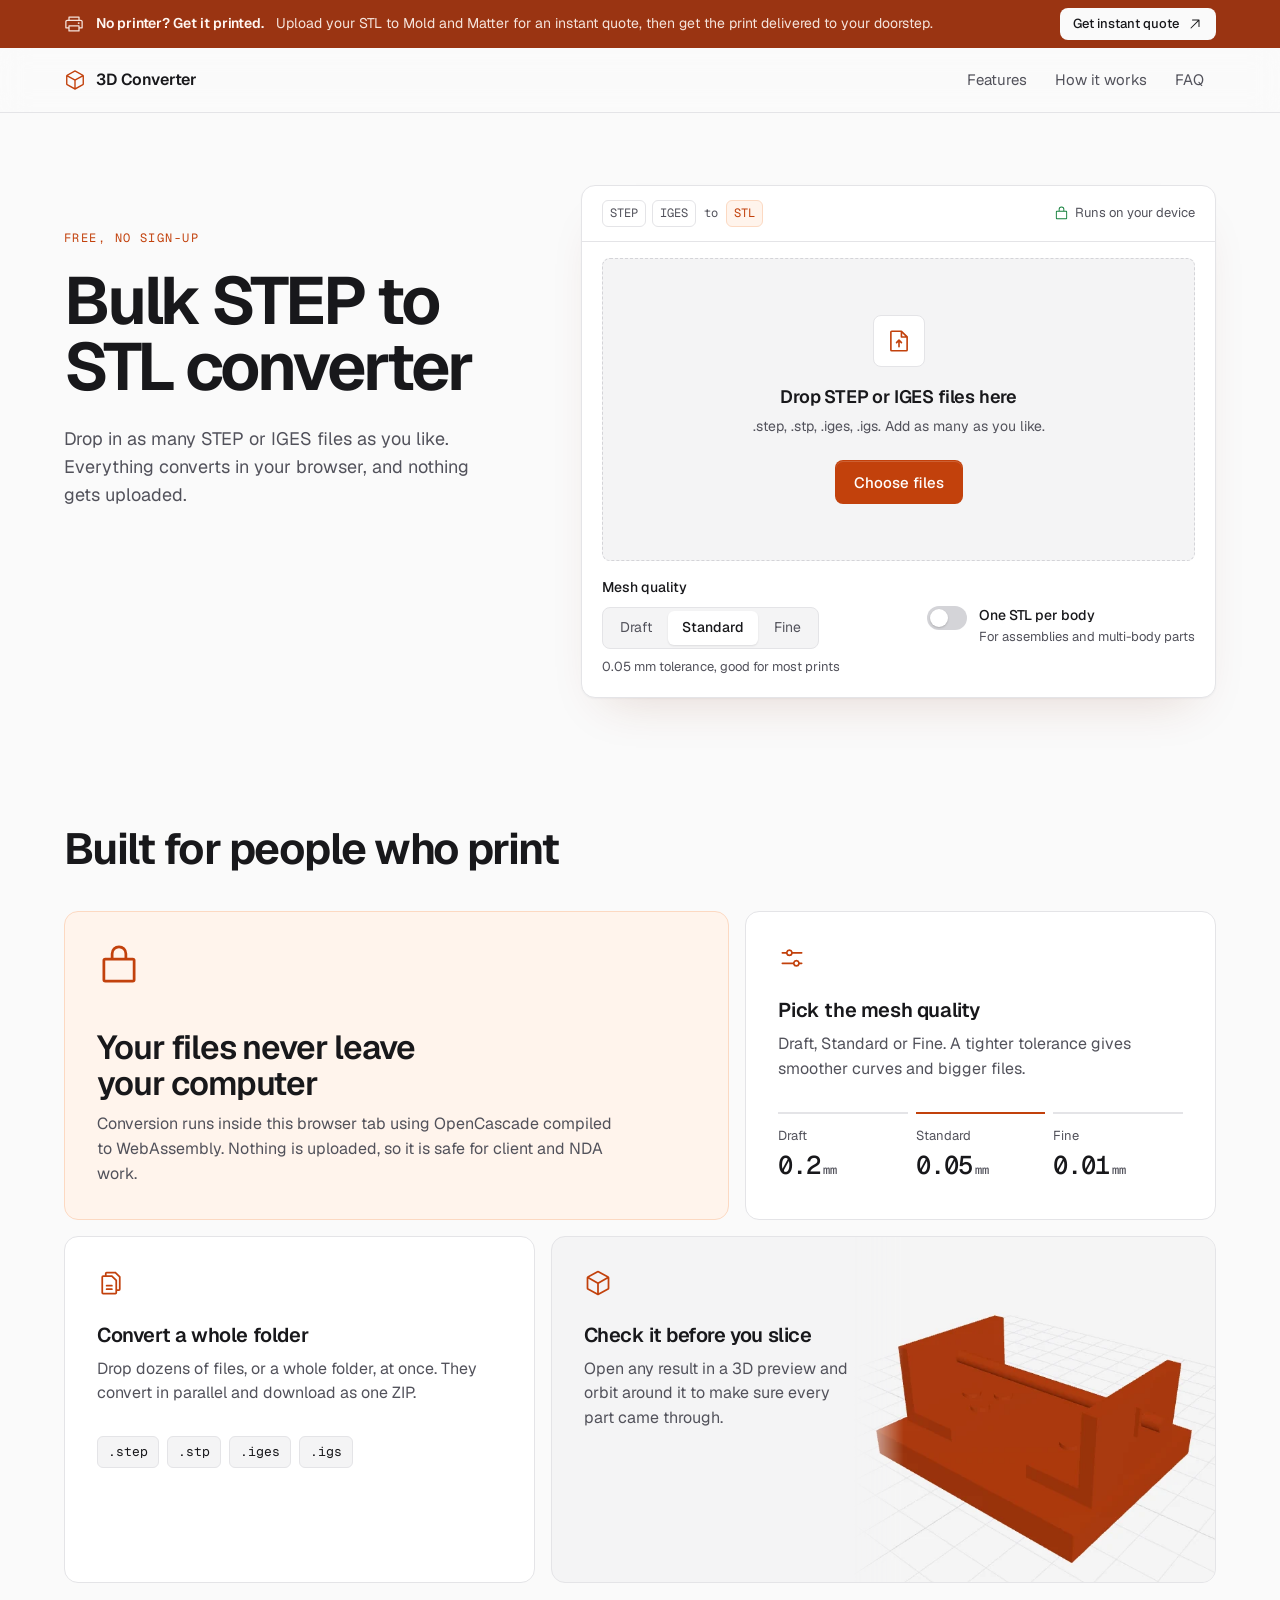
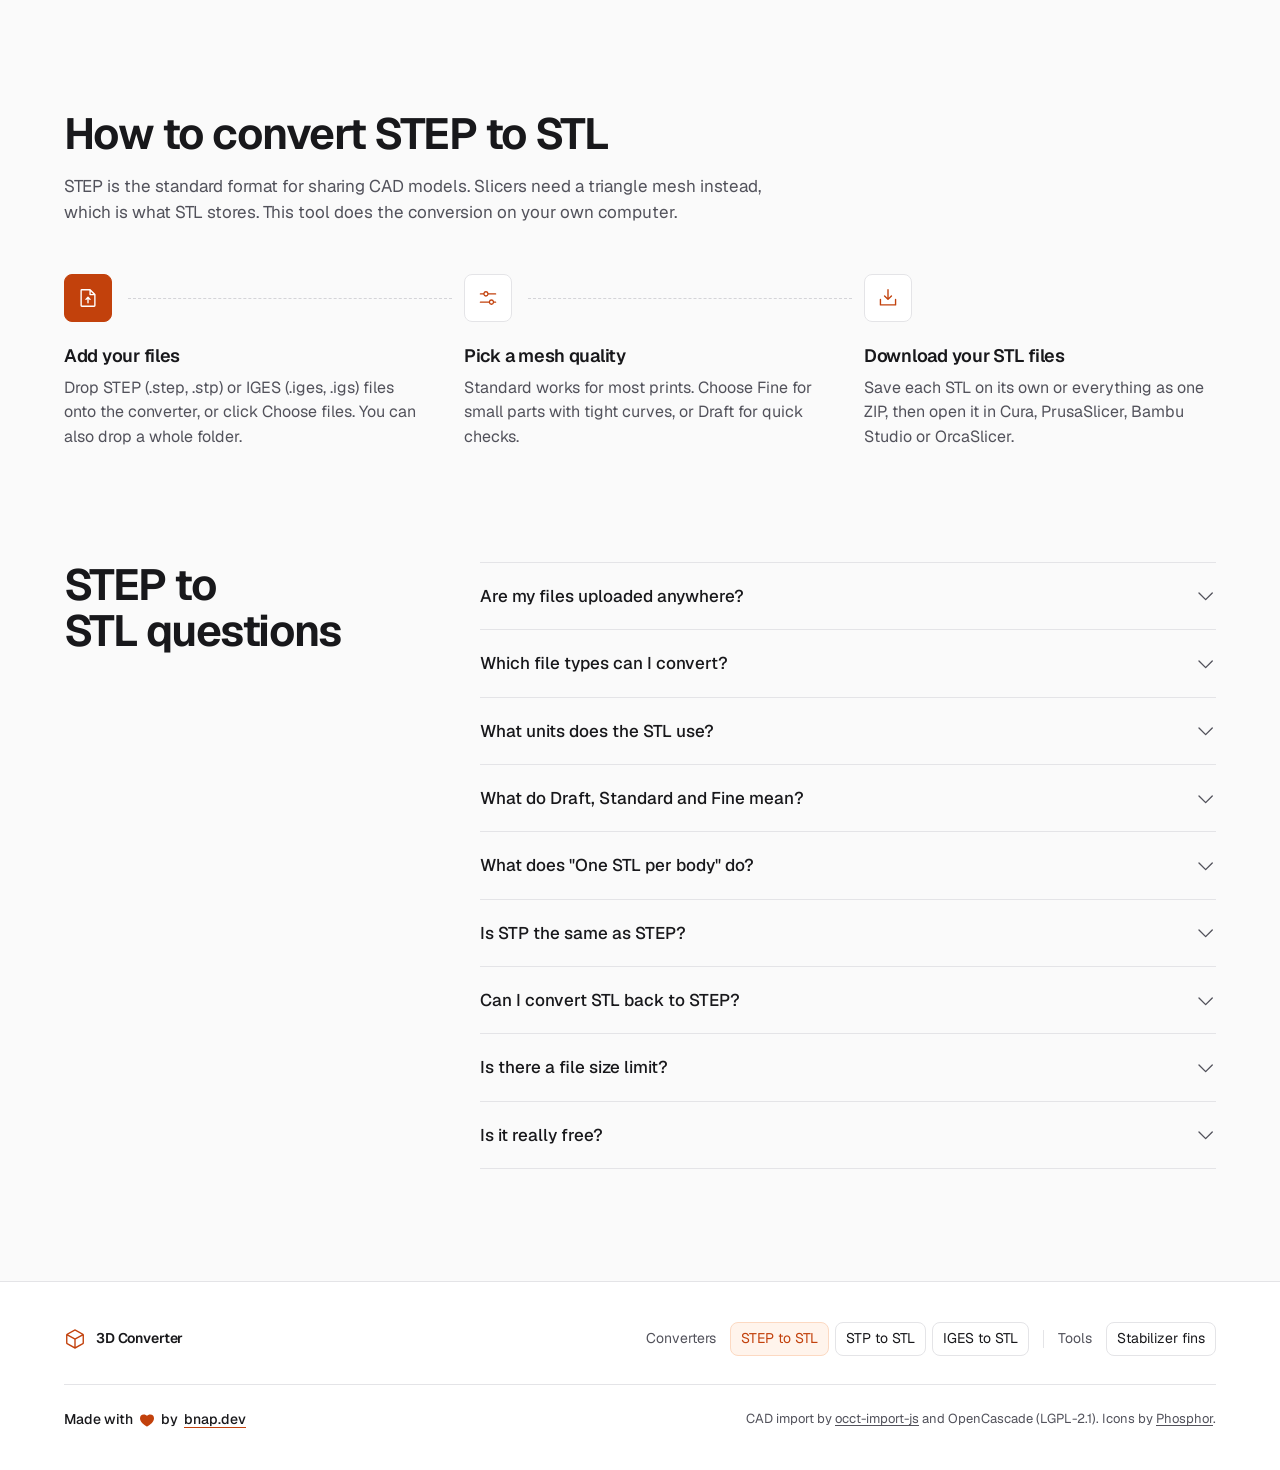
<file: index.html>
<!doctype html>
<!-- Generated from templates/page.html by tools/build.mjs. Edit those, then run: node tools/build.mjs -->
<html lang="en">
<head>
  <meta charset="utf-8">
  <meta name="viewport" content="width=device-width, initial-scale=1">
  <title>STEP to STL Converter: Free, Bulk, No Upload | 3D Converter</title>
  <meta name="description" content="Convert STEP and IGES files to STL for 3D printing, in bulk and for free. Everything runs in your browser, so your CAD files are never uploaded.">
  <meta name="robots" content="index, follow, max-image-preview:large">
  <link rel="canonical" href="https://3d-converter.bnap.dev/">
  <meta name="theme-color" content="#fafafa" media="(prefers-color-scheme: light)">
  <meta name="theme-color" content="#0c0c0e" media="(prefers-color-scheme: dark)">
  <meta name="color-scheme" content="light dark">
  <meta name="author" content="bnap.dev">
  <meta http-equiv="Content-Security-Policy" content="default-src 'self'; script-src 'self' 'sha256-bfez8UjK2g5I+DPX8+plkepWE/bHIafsERyZ5d1NcX4=' https://r.bnap.dev; connect-src 'self' https://r.bnap.dev; img-src 'self' data: blob:; style-src 'self'; font-src 'self'; worker-src 'self'; object-src 'none'; base-uri 'self'; form-action 'self'">

  <meta property="og:type" content="website">
  <meta property="og:site_name" content="3D Converter">
  <meta property="og:locale" content="en_US">
  <meta property="og:url" content="https://3d-converter.bnap.dev/">
  <meta property="og:title" content="Free Bulk STEP to STL Converter">
  <meta property="og:description" content="Convert STEP and IGES files to STL in your browser. Bulk, free, and nothing gets uploaded.">
  <meta property="og:image" content="https://3d-converter.bnap.dev/og-image.png">
  <meta property="og:image:type" content="image/png">
  <meta property="og:image:width" content="1200">
  <meta property="og:image:height" content="630">
  <meta property="og:image:alt" content="3D Converter: bulk STEP to STL converter, with a converted CAD assembly shown in 3D">
  <meta name="twitter:card" content="summary_large_image">
  <meta name="twitter:title" content="Free Bulk STEP to STL Converter">
  <meta name="twitter:description" content="Convert STEP and IGES files to STL in your browser. Bulk, free, and nothing gets uploaded.">
  <meta name="twitter:image" content="https://3d-converter.bnap.dev/og-image.png">
  <meta name="twitter:image:alt" content="3D Converter: bulk STEP to STL converter, with a converted CAD assembly shown in 3D">

  <link rel="icon" href="/favicon.ico" sizes="48x48">
  <link rel="icon" href="/favicon.svg" type="image/svg+xml">
  <link rel="apple-touch-icon" href="/apple-touch-icon.png">
  <link rel="manifest" href="/site.webmanifest">
  <link rel="preload" href="/fonts/geist-latin-wght-v5.woff2" as="font" type="font/woff2" crossorigin>
  <link rel="stylesheet" href="/assets/styles.css">

  <script type="importmap">
    { "imports": { "three": "/vendor/three@0.186.0/three.module.js" } }
  </script>
  <script type="module" src="/assets/app.js"></script>

  <script src="https://r.bnap.dev/api/script.js" data-site-id="ef6d905b052a" defer></script>
  <script type="application/ld+json">
{
  "@context": "https://schema.org",
  "@graph": [
    {
      "@type": "WebSite",
      "@id": "https://3d-converter.bnap.dev/#website",
      "url": "https://3d-converter.bnap.dev/",
      "name": "3D Converter",
      "inLanguage": "en",
      "publisher": {
        "@id": "https://bnap.dev/#org"
      }
    },
    {
      "@type": "Organization",
      "@id": "https://bnap.dev/#org",
      "name": "bnap.dev",
      "url": "https://bnap.dev"
    },
    {
      "@type": "WebApplication",
      "@id": "https://3d-converter.bnap.dev/#app",
      "name": "3D Converter: STEP to STL",
      "url": "https://3d-converter.bnap.dev/",
      "applicationCategory": "DesignApplication",
      "operatingSystem": "Any",
      "browserRequirements": "Requires JavaScript and WebAssembly",
      "description": "Convert STEP and IGES files to STL for 3D printing, in bulk and for free. Everything runs in your browser, so your CAD files are never uploaded.",
      "image": "https://3d-converter.bnap.dev/og-image.png",
      "screenshot": "https://3d-converter.bnap.dev/og-image.png",
      "isAccessibleForFree": true,
      "inLanguage": "en",
      "featureList": [
        "Convert STEP (.step, .stp) to STL",
        "Convert IGES (.iges, .igs) to STL",
        "Bulk conversion with ZIP download",
        "Runs locally in the browser, no upload",
        "Draft, Standard and Fine mesh quality",
        "One STL per body for assemblies",
        "3D preview of the result"
      ],
      "offers": {
        "@type": "Offer",
        "price": "0",
        "priceCurrency": "USD"
      },
      "creator": {
        "@id": "https://bnap.dev/#org"
      }
    },
    {
      "@type": "FAQPage",
      "@id": "https://3d-converter.bnap.dev/#faq",
      "mainEntity": [
        {
          "@type": "Question",
          "name": "Are my files uploaded anywhere?",
          "acceptedAnswer": {
            "@type": "Answer",
            "text": "No. Your CAD files are read from your disk, converted in your browser's memory and saved straight back to your disk. Nothing is sent to a server."
          }
        },
        {
          "@type": "Question",
          "name": "Which file types can I convert?",
          "acceptedAnswer": {
            "@type": "Answer",
            "text": "STEP (.step, .stp) and IGES (.iges, .igs) go in, binary STL comes out. Binary STL opens in every common slicer, including Cura, PrusaSlicer, Bambu Studio and OrcaSlicer."
          }
        },
        {
          "@type": "Question",
          "name": "What units does the STL use?",
          "acceptedAnswer": {
            "@type": "Answer",
            "text": "STL files have no units. This tool exports in millimetres, which is what slicers assume, so parts load at the right size."
          }
        },
        {
          "@type": "Question",
          "name": "What do Draft, Standard and Fine mean?",
          "acceptedAnswer": {
            "@type": "Answer",
            "text": "They set how closely the triangles follow curved surfaces: within 0.2 mm, 0.05 mm or 0.01 mm. Standard suits most FDM and resin prints. Use Fine for small parts with tight curves."
          }
        },
        {
          "@type": "Question",
          "name": "What does \"One STL per body\" do?",
          "acceptedAnswer": {
            "@type": "Answer",
            "text": "By default an assembly becomes a single STL. Turn this on to get a separate STL for each body, grouped in a folder named after the source file."
          }
        },
        {
          "@type": "Question",
          "name": "Is STP the same as STEP?",
          "acceptedAnswer": {
            "@type": "Answer",
            "text": "Yes. .stp and .step are two file extensions for the same format (ISO 10303, often called STEP AP203, AP214 or AP242). Both work here, and there is a page just for STP to STL."
          }
        },
        {
          "@type": "Question",
          "name": "Can I convert STL back to STEP?",
          "acceptedAnswer": {
            "@type": "Answer",
            "text": "Not with this tool. STL only stores triangles, so the exact curves and features of the original CAD model are lost. Keep your STEP or IGES file as the master copy."
          }
        },
        {
          "@type": "Question",
          "name": "Is there a file size limit?",
          "acceptedAnswer": {
            "@type": "Answer",
            "text": "There is no fixed limit, but very large assemblies can run out of browser memory. If a file fails, try Draft quality or convert it on its own."
          }
        },
        {
          "@type": "Question",
          "name": "Is it really free?",
          "acceptedAnswer": {
            "@type": "Answer",
            "text": "Yes. No account, no watermark and no limit on the number of files."
          }
        }
      ]
    }
  ]
}
  </script>
</head>
<body>
  <a class="skip" href="#converter">Skip to converter</a>

  <section class="topbar" aria-labelledby="quote-title">
    <div class="wrap topbar-inner">
      <svg class="icon topbar-icon" aria-hidden="true"><use href="/assets/icons-v2.svg#i-printer"/></svg>
      <h2 id="quote-title">No printer? Get it printed.</h2>
      <p>Upload your STL to Mold and Matter for an instant quote, then get the print delivered to your doorstep.</p>
      <a class="btn btn-inverse btn-sm" href="https://mnm3d.com/products/custom-3d-print?utm_source=3d-converter.bnap.dev&amp;utm_medium=referral&amp;utm_campaign=banner" target="_blank" rel="noopener">
        Get instant quote<svg class="icon" aria-hidden="true"><use href="/assets/icons-v2.svg#i-arrow-up-right"/></svg>
      </a>
    </div>
  </section>

  <header class="nav">
    <div class="wrap nav-inner">
      <a class="wordmark" href="/" aria-label="3D Converter home">
        <svg class="icon" aria-hidden="true"><use href="/assets/icons-v2.svg#i-cube"/></svg>
        <span>3D Converter</span>
      </a>
      <nav aria-label="Primary">
        <a href="#features">Features</a>
        <a href="#how-it-works">How it works</a>
        <a href="#faq">FAQ</a>
      </nav>
    </div>
  </header>

  <main>
    <section class="hero wrap">
      <div class="hero-copy">
        <p class="eyebrow">Free, no sign-up</p>
        <h1>Bulk STEP to STL converter</h1>
        <p class="lede">Drop in as many STEP or IGES files as you like. Everything converts in your browser, and nothing gets uploaded.</p>
      </div>

      <div class="converter" id="converter" data-has-items="false">
        <div class="converter-head">
          <p class="io"><span>STEP</span><span>IGES</span><span class="io-to">to</span><span class="io-out">STL</span></p>
          <p class="local">
            <svg class="icon" aria-hidden="true"><use href="/assets/icons-v2.svg#i-lock-simple"/></svg>Runs on your device
          </p>
        </div>

        <label class="dropzone" id="dropzone" for="file-input">
          <svg class="icon dz-icon" aria-hidden="true"><use href="/assets/icons-v2.svg#i-file-arrow-up"/></svg>
          <span class="dz-title">Drop STEP or IGES files here</span>
          <span class="dz-help">.step, .stp, .iges, .igs. Add as many as you like.</span>
          <span class="btn btn-primary dz-button">Choose files</span>
          <input id="file-input" type="file" multiple accept=".step,.stp,.iges,.igs" class="visually-hidden">
        </label>

        <noscript><p class="notice">The converter needs JavaScript. Please enable it to convert files.</p></noscript>
        <p class="notice" id="notice" role="status" hidden></p>

        <div class="settings">
          <fieldset class="segmented">
            <legend>Mesh quality</legend>
            <div class="segmented-options">
              <label><input type="radio" name="quality" value="draft"><span>Draft</span></label>
              <label><input type="radio" name="quality" value="standard" checked><span>Standard</span></label>
              <label><input type="radio" name="quality" value="fine"><span>Fine</span></label>
            </div>
            <p class="hint" id="quality-hint">0.05 mm tolerance, good for most prints</p>
          </fieldset>

          <label class="switch">
            <input type="checkbox" id="split-bodies" role="switch">
            <span class="switch-track" aria-hidden="true"></span>
            <span class="switch-text">One STL per body<small>For assemblies and multi-body parts</small></span>
          </label>
        </div>

        <div class="reapply" id="reapply" hidden>
          <span>Settings changed.</span>
          <button type="button" class="btn btn-ghost btn-sm" id="reapply-btn">Convert again</button>
        </div>

        <div class="engine" id="engine" hidden>
          <span class="shimmer" aria-hidden="true"></span>
          <span>Loading the converter engine (7.6 MB, first time only)</span>
        </div>

        <ul class="queue" id="queue" aria-live="polite"></ul>

        <div class="queue-bar" id="queue-bar" hidden>
          <p class="queue-summary" id="queue-summary"></p>
          <div class="queue-actions">
            <button type="button" class="btn btn-ghost btn-sm" id="clear-btn">
              <svg class="icon" aria-hidden="true"><use href="/assets/icons-v2.svg#i-trash"/></svg>Clear
            </button>
            <button type="button" class="btn btn-primary btn-sm" id="download-all" disabled>
              <svg class="icon" aria-hidden="true"><use href="/assets/icons-v2.svg#i-file-zip"/></svg>Download all
            </button>
          </div>
        </div>

        <div class="after-convert">
          <p class="ready-to-print" id="ready-to-print" hidden>
            Ready to print?
            <a href="https://mnm3d.com/products/custom-3d-print?utm_source=3d-converter.bnap.dev&amp;utm_medium=referral&amp;utm_campaign=converter" target="_blank" rel="noopener">Get instant quote<svg class="icon" aria-hidden="true"><use href="/assets/icons-v2.svg#i-arrow-up-right"/></svg></a>
          </p>
          <p class="star-cta" id="star-cta" hidden>
            Saved you some time?
            <a href="https://github.com/bnap00/3d-converter" target="_blank" rel="noopener" data-rybbit-event="github_star_click">Star it on GitHub<svg class="icon" aria-hidden="true"><use href="/assets/icons-v2.svg#i-arrow-up-right"/></svg></a>
          </p>
        </div>
      </div>
    </section>

    <section class="wrap features" id="features" aria-labelledby="features-title">
      <h2 id="features-title" class="reveal">Built for people who print</h2>
      <div class="bento">
        <article class="cell cell-private reveal">
          <svg class="icon cell-icon" aria-hidden="true"><use href="/assets/icons-v2.svg#i-lock-simple"/></svg>
          <h3>Your files never leave your computer</h3>
          <p>Conversion runs inside this browser tab using OpenCascade compiled to WebAssembly. Nothing is uploaded, so it is safe for client and NDA work.</p>
        </article>
        <article class="cell cell-quality reveal">
          <svg class="icon cell-icon" aria-hidden="true"><use href="/assets/icons-v2.svg#i-sliders-horizontal"/></svg>
          <h3>Pick the mesh quality</h3>
          <p>Draft, Standard or Fine. A tighter tolerance gives smoother curves and bigger files.</p>
          <dl class="tolerances">
            <div><dt>Draft</dt><dd>0.2<small>mm</small></dd></div>
            <div><dt>Standard</dt><dd>0.05<small>mm</small></dd></div>
            <div><dt>Fine</dt><dd>0.01<small>mm</small></dd></div>
          </dl>
        </article>
        <article class="cell cell-folder reveal">
          <svg class="icon cell-icon" aria-hidden="true"><use href="/assets/icons-v2.svg#i-files"/></svg>
          <h3>Convert a whole folder</h3>
          <p>Drop dozens of files, or a whole folder, at once. They convert in parallel and download as one ZIP.</p>
          <ul class="exts" aria-label="Supported file extensions">
            <li>.step</li><li>.stp</li><li>.iges</li><li>.igs</li>
          </ul>
        </article>
        <article class="cell cell-preview reveal">
          <div class="cell-preview-copy">
            <svg class="icon cell-icon" aria-hidden="true"><use href="/assets/icons-v2.svg#i-cube"/></svg>
            <h3>Check it before you slice</h3>
            <p>Open any result in a 3D preview and orbit around it to make sure every part came through.</p>
          </div>
          <picture class="cell-render">
            <source srcset="/assets/render-part-dark.webp" media="(prefers-color-scheme: dark)">
            <img src="/assets/render-part.webp" width="536" height="512" loading="lazy" decoding="async" alt="A converted CAD bracket shown in the 3D preview, in orange on a grid">
          </picture>
        </article>
      </div>
    </section>

    <section class="wrap howto" id="how-it-works" aria-labelledby="howto-title">
      <div class="howto-head reveal">
        <h2 id="howto-title">How to convert STEP to STL</h2>
        <p class="howto-intro">STEP is the standard format for sharing CAD models. Slicers need a triangle mesh instead, which is what STL stores. This tool does the conversion on your own computer.</p>
      </div>
      <ol class="howto-list">
        <li class="reveal">
          <span class="step-icon"><svg class="icon" aria-hidden="true"><use href="/assets/icons-v2.svg#i-file-arrow-up"/></svg></span>
          <h3>Add your files</h3>
          <p>Drop STEP (.step, .stp) or IGES (.iges, .igs) files onto the converter, or click Choose files. You can also drop a whole folder.</p>
        </li>
        <li class="reveal">
          <span class="step-icon"><svg class="icon" aria-hidden="true"><use href="/assets/icons-v2.svg#i-sliders-horizontal"/></svg></span>
          <h3>Pick a mesh quality</h3>
          <p>Standard works for most prints. Choose Fine for small parts with tight curves, or Draft for quick checks.</p>
        </li>
        <li class="reveal">
          <span class="step-icon"><svg class="icon" aria-hidden="true"><use href="/assets/icons-v2.svg#i-download-simple"/></svg></span>
          <h3>Download your STL files</h3>
          <p>Save each STL on its own or everything as one ZIP, then open it in Cura, PrusaSlicer, Bambu Studio or OrcaSlicer.</p>
        </li>
      </ol>
    </section>

    <section class="wrap faq" id="faq" aria-labelledby="faq-title">
      <h2 id="faq-title">STEP to STL questions</h2>
      <div class="faq-list">
        <details>
          <summary>Are my files uploaded anywhere?<svg class="icon" aria-hidden="true"><use href="/assets/icons-v2.svg#i-caret-down"/></svg></summary>
          <p>No. Your CAD files are read from your disk, converted in your browser's memory and saved straight back to your disk. Nothing is sent to a server.</p>
        </details>
        <details>
          <summary>Which file types can I convert?<svg class="icon" aria-hidden="true"><use href="/assets/icons-v2.svg#i-caret-down"/></svg></summary>
          <p>STEP (.step, .stp) and IGES (.iges, .igs) go in, binary STL comes out. Binary STL opens in every common slicer, including Cura, PrusaSlicer, Bambu Studio and OrcaSlicer.</p>
        </details>
        <details>
          <summary>What units does the STL use?<svg class="icon" aria-hidden="true"><use href="/assets/icons-v2.svg#i-caret-down"/></svg></summary>
          <p>STL files have no units. This tool exports in millimetres, which is what slicers assume, so parts load at the right size.</p>
        </details>
        <details>
          <summary>What do Draft, Standard and Fine mean?<svg class="icon" aria-hidden="true"><use href="/assets/icons-v2.svg#i-caret-down"/></svg></summary>
          <p>They set how closely the triangles follow curved surfaces: within 0.2 mm, 0.05 mm or 0.01 mm. Standard suits most FDM and resin prints. Use Fine for small parts with tight curves.</p>
        </details>
        <details>
          <summary>What does "One STL per body" do?<svg class="icon" aria-hidden="true"><use href="/assets/icons-v2.svg#i-caret-down"/></svg></summary>
          <p>By default an assembly becomes a single STL. Turn this on to get a separate STL for each body, grouped in a folder named after the source file.</p>
        </details>
        <details>
          <summary>Is STP the same as STEP?<svg class="icon" aria-hidden="true"><use href="/assets/icons-v2.svg#i-caret-down"/></svg></summary>
          <p>Yes. .stp and .step are two file extensions for the same format (ISO 10303, often called STEP AP203, AP214 or AP242). Both work here, and there is a page just for <a href="/stp-to-stl">STP to STL</a>.</p>
        </details>
        <details>
          <summary>Can I convert STL back to STEP?<svg class="icon" aria-hidden="true"><use href="/assets/icons-v2.svg#i-caret-down"/></svg></summary>
          <p>Not with this tool. STL only stores triangles, so the exact curves and features of the original CAD model are lost. Keep your STEP or IGES file as the master copy.</p>
        </details>
        <details>
          <summary>Is there a file size limit?<svg class="icon" aria-hidden="true"><use href="/assets/icons-v2.svg#i-caret-down"/></svg></summary>
          <p>There is no fixed limit, but very large assemblies can run out of browser memory. If a file fails, try Draft quality or convert it on its own.</p>
        </details>
        <details>
          <summary>Is it really free?<svg class="icon" aria-hidden="true"><use href="/assets/icons-v2.svg#i-caret-down"/></svg></summary>
          <p>Yes. No account, no watermark and no limit on the number of files.</p>
        </details>
      </div>
    </section>
  </main>

  <footer class="footer">
    <div class="wrap footer-inner">
      <div class="footer-top">
        <a class="wordmark" href="/" aria-label="3D Converter home">
          <svg class="icon" aria-hidden="true"><use href="/assets/icons-v2.svg#i-cube"/></svg>
          <span>3D Converter</span>
        </a>
        <nav class="related" aria-label="Converters and tools"><span class="related-label">Converters</span><a href="/" aria-current="page">STEP to STL</a> <a href="/stp-to-stl">STP to STL</a> <a href="/iges-to-stl">IGES to STL</a> <span class="related-sep" aria-hidden="true"></span><span class="related-label">Tools</span><a href="/stabilizer-fins">Stabilizer fins</a></nav>
      </div>
      <div class="footer-bottom">
        <p class="made-with">
          Made with
          <svg class="icon heart" role="img" aria-label="love"><use href="/assets/icons-v2.svg#i-heart"/></svg>
          by <a href="https://bnap.dev">bnap.dev</a>
        </p>
        <p class="credits">CAD import by <a href="https://github.com/kovacsv/occt-import-js" rel="noopener">occt-import-js</a> and OpenCascade (LGPL-2.1). Icons by <a href="https://phosphoricons.com" rel="noopener">Phosphor</a>.</p>
      </div>
    </div>
  </footer>

  <template id="row-template">
    <li class="row" data-status="queued">
      <svg class="icon row-icon" aria-hidden="true"><use href="/assets/icons-v2.svg#i-cube"/></svg>
      <div class="row-main">
        <p class="row-name"></p>
        <p class="row-meta"></p>
        <span class="row-progress shimmer" aria-hidden="true"></span>
      </div>
      <div class="row-actions">
        <button type="button" class="icon-btn" data-action="preview" title="Preview in 3D" aria-label="Preview in 3D" disabled>
          <svg class="icon" aria-hidden="true"><use href="/assets/icons-v2.svg#i-cube"/></svg>
        </button>
        <button type="button" class="icon-btn" data-action="download" title="Download STL" aria-label="Download STL" disabled>
          <svg class="icon" aria-hidden="true"><use href="/assets/icons-v2.svg#i-download-simple"/></svg>
        </button>
        <button type="button" class="icon-btn" data-action="remove" title="Remove" aria-label="Remove">
          <svg class="icon" aria-hidden="true"><use href="/assets/icons-v2.svg#i-x"/></svg>
        </button>
      </div>
    </li>
  </template>

  <dialog class="preview" id="preview" aria-labelledby="preview-title">
    <div class="preview-head">
      <h2 id="preview-title">Preview</h2>
      <button type="button" class="icon-btn" id="preview-close" aria-label="Close preview">
        <svg class="icon" aria-hidden="true"><use href="/assets/icons-v2.svg#i-x"/></svg>
      </button>
    </div>
    <div class="preview-stage" id="preview-stage">
      <span class="preview-loading shimmer" aria-hidden="true"></span>
    </div>
    <p class="preview-help">Drag to orbit, scroll to zoom, right-drag to pan.</p>
  </dialog>
</body>
</html>
</file>
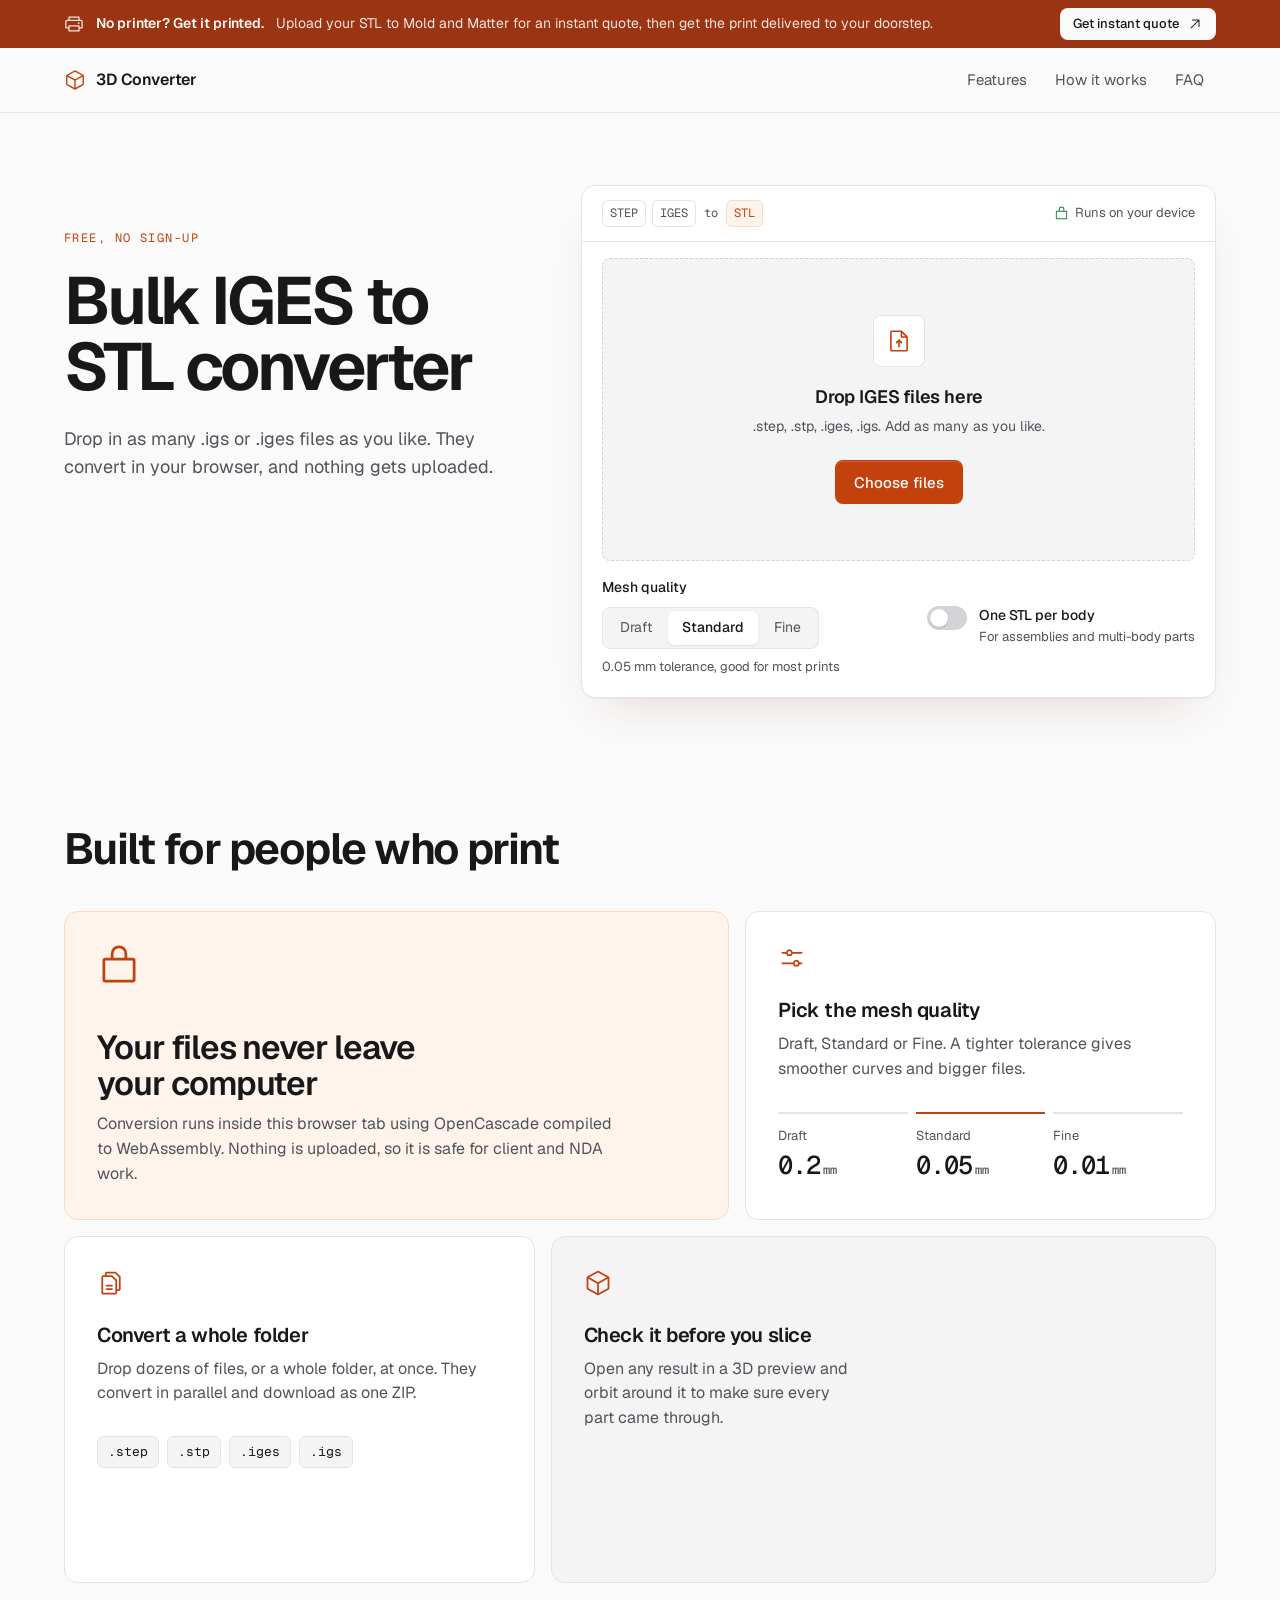
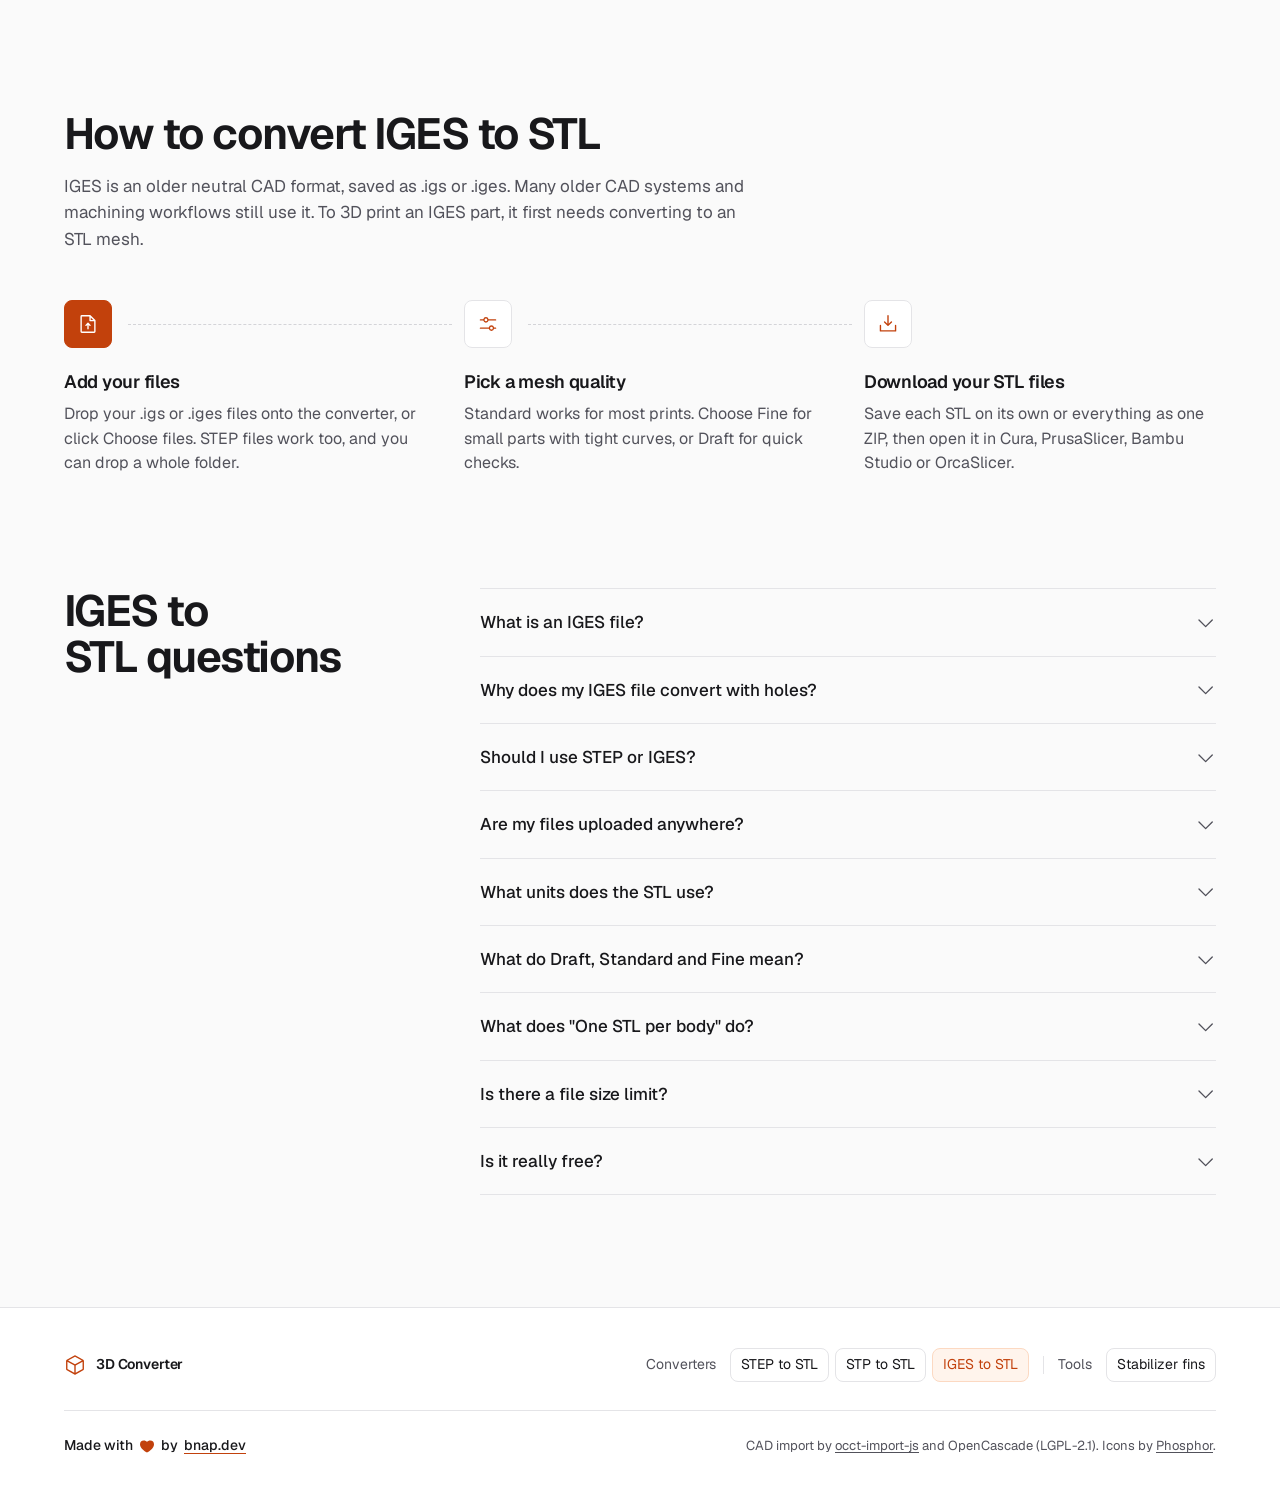
<file: iges-to-stl.html>
<!doctype html>
<!-- Generated from templates/page.html by tools/build.mjs. Edit those, then run: node tools/build.mjs -->
<html lang="en">
<head>
  <meta charset="utf-8">
  <meta name="viewport" content="width=device-width, initial-scale=1">
  <title>IGES to STL Converter: Free, Bulk, No Upload | 3D Converter</title>
  <meta name="description" content="Convert IGES and IGS files to STL for 3D printing. Free bulk conversion that runs in your browser, so your CAD files are never uploaded.">
  <meta name="robots" content="index, follow, max-image-preview:large">
  <link rel="canonical" href="https://3d-converter.bnap.dev/iges-to-stl">
  <meta name="theme-color" content="#fafafa" media="(prefers-color-scheme: light)">
  <meta name="theme-color" content="#0c0c0e" media="(prefers-color-scheme: dark)">
  <meta name="color-scheme" content="light dark">
  <meta name="author" content="bnap.dev">
  <meta http-equiv="Content-Security-Policy" content="default-src 'self'; script-src 'self' 'sha256-bfez8UjK2g5I+DPX8+plkepWE/bHIafsERyZ5d1NcX4=' https://r.bnap.dev; connect-src 'self' https://r.bnap.dev; img-src 'self' data: blob:; style-src 'self'; font-src 'self'; worker-src 'self'; object-src 'none'; base-uri 'self'; form-action 'self'">

  <meta property="og:type" content="website">
  <meta property="og:site_name" content="3D Converter">
  <meta property="og:locale" content="en_US">
  <meta property="og:url" content="https://3d-converter.bnap.dev/iges-to-stl">
  <meta property="og:title" content="Free Bulk IGES to STL Converter">
  <meta property="og:description" content="Convert .igs and .iges files to STL in your browser. Bulk, free, and nothing gets uploaded.">
  <meta property="og:image" content="https://3d-converter.bnap.dev/og-iges-to-stl.png">
  <meta property="og:image:type" content="image/png">
  <meta property="og:image:width" content="1200">
  <meta property="og:image:height" content="630">
  <meta property="og:image:alt" content="3D Converter: bulk IGES to STL converter, with a converted CAD assembly shown in 3D">
  <meta name="twitter:card" content="summary_large_image">
  <meta name="twitter:title" content="Free Bulk IGES to STL Converter">
  <meta name="twitter:description" content="Convert .igs and .iges files to STL in your browser. Bulk, free, and nothing gets uploaded.">
  <meta name="twitter:image" content="https://3d-converter.bnap.dev/og-iges-to-stl.png">
  <meta name="twitter:image:alt" content="3D Converter: bulk IGES to STL converter, with a converted CAD assembly shown in 3D">

  <link rel="icon" href="/favicon.ico" sizes="48x48">
  <link rel="icon" href="/favicon.svg" type="image/svg+xml">
  <link rel="apple-touch-icon" href="/apple-touch-icon.png">
  <link rel="manifest" href="/site.webmanifest">
  <link rel="preload" href="/fonts/geist-latin-wght-v5.woff2" as="font" type="font/woff2" crossorigin>
  <link rel="stylesheet" href="/assets/styles.css">

  <script type="importmap">
    { "imports": { "three": "/vendor/three@0.186.0/three.module.js" } }
  </script>
  <script type="module" src="/assets/app.js"></script>

  <script src="https://r.bnap.dev/api/script.js" data-site-id="ef6d905b052a" defer></script>
  <script type="application/ld+json">
{
  "@context": "https://schema.org",
  "@graph": [
    {
      "@type": "WebSite",
      "@id": "https://3d-converter.bnap.dev/#website",
      "url": "https://3d-converter.bnap.dev/",
      "name": "3D Converter",
      "inLanguage": "en",
      "publisher": {
        "@id": "https://bnap.dev/#org"
      }
    },
    {
      "@type": "Organization",
      "@id": "https://bnap.dev/#org",
      "name": "bnap.dev",
      "url": "https://bnap.dev"
    },
    {
      "@type": "WebApplication",
      "@id": "https://3d-converter.bnap.dev/iges-to-stl#app",
      "name": "3D Converter: IGES to STL",
      "url": "https://3d-converter.bnap.dev/iges-to-stl",
      "applicationCategory": "DesignApplication",
      "operatingSystem": "Any",
      "browserRequirements": "Requires JavaScript and WebAssembly",
      "description": "Convert IGES and IGS files to STL for 3D printing. Free bulk conversion that runs in your browser, so your CAD files are never uploaded.",
      "image": "https://3d-converter.bnap.dev/og-iges-to-stl.png",
      "screenshot": "https://3d-converter.bnap.dev/og-iges-to-stl.png",
      "isAccessibleForFree": true,
      "inLanguage": "en",
      "featureList": [
        "Convert STEP (.step, .stp) to STL",
        "Convert IGES (.iges, .igs) to STL",
        "Bulk conversion with ZIP download",
        "Runs locally in the browser, no upload",
        "Draft, Standard and Fine mesh quality",
        "One STL per body for assemblies",
        "3D preview of the result"
      ],
      "offers": {
        "@type": "Offer",
        "price": "0",
        "priceCurrency": "USD"
      },
      "creator": {
        "@id": "https://bnap.dev/#org"
      }
    },
    {
      "@type": "FAQPage",
      "@id": "https://3d-converter.bnap.dev/iges-to-stl#faq",
      "mainEntity": [
        {
          "@type": "Question",
          "name": "What is an IGES file?",
          "acceptedAnswer": {
            "@type": "Answer",
            "text": "IGES (Initial Graphics Exchange Specification) is an older neutral CAD format saved as .igs or .iges. Many older CAD systems and machining workflows still export it."
          }
        },
        {
          "@type": "Question",
          "name": "Why does my IGES file convert with holes?",
          "acceptedAnswer": {
            "@type": "Answer",
            "text": "IGES files often contain separate surfaces instead of closed solids. They still convert, but the STL can have small gaps. If your slicer reports holes, use its repair tool, or export STEP from the original CAD program instead."
          }
        },
        {
          "@type": "Question",
          "name": "Should I use STEP or IGES?",
          "acceptedAnswer": {
            "@type": "Answer",
            "text": "If you can choose, export STEP. It keeps solids and assembly structure more reliably, and it converts with the STEP to STL converter on this site."
          }
        },
        {
          "@type": "Question",
          "name": "Are my files uploaded anywhere?",
          "acceptedAnswer": {
            "@type": "Answer",
            "text": "No. Your CAD files are read from your disk, converted in your browser's memory and saved straight back to your disk. Nothing is sent to a server."
          }
        },
        {
          "@type": "Question",
          "name": "What units does the STL use?",
          "acceptedAnswer": {
            "@type": "Answer",
            "text": "STL files have no units. This tool exports in millimetres, which is what slicers assume, so parts load at the right size."
          }
        },
        {
          "@type": "Question",
          "name": "What do Draft, Standard and Fine mean?",
          "acceptedAnswer": {
            "@type": "Answer",
            "text": "They set how closely the triangles follow curved surfaces: within 0.2 mm, 0.05 mm or 0.01 mm. Standard suits most FDM and resin prints. Use Fine for small parts with tight curves."
          }
        },
        {
          "@type": "Question",
          "name": "What does \"One STL per body\" do?",
          "acceptedAnswer": {
            "@type": "Answer",
            "text": "By default an assembly becomes a single STL. Turn this on to get a separate STL for each body, grouped in a folder named after the source file."
          }
        },
        {
          "@type": "Question",
          "name": "Is there a file size limit?",
          "acceptedAnswer": {
            "@type": "Answer",
            "text": "There is no fixed limit, but very large assemblies can run out of browser memory. If a file fails, try Draft quality or convert it on its own."
          }
        },
        {
          "@type": "Question",
          "name": "Is it really free?",
          "acceptedAnswer": {
            "@type": "Answer",
            "text": "Yes. No account, no watermark and no limit on the number of files."
          }
        }
      ]
    },
    {
      "@type": "BreadcrumbList",
      "itemListElement": [
        {
          "@type": "ListItem",
          "position": 1,
          "name": "3D Converter",
          "item": "https://3d-converter.bnap.dev/"
        },
        {
          "@type": "ListItem",
          "position": 2,
          "name": "IGES to STL",
          "item": "https://3d-converter.bnap.dev/iges-to-stl"
        }
      ]
    }
  ]
}
  </script>
</head>
<body>
  <a class="skip" href="#converter">Skip to converter</a>

  <section class="topbar" aria-labelledby="quote-title">
    <div class="wrap topbar-inner">
      <svg class="icon topbar-icon" aria-hidden="true"><use href="/assets/icons-v2.svg#i-printer"/></svg>
      <h2 id="quote-title">No printer? Get it printed.</h2>
      <p>Upload your STL to Mold and Matter for an instant quote, then get the print delivered to your doorstep.</p>
      <a class="btn btn-inverse btn-sm" href="https://mnm3d.com/products/custom-3d-print?utm_source=3d-converter.bnap.dev&amp;utm_medium=referral&amp;utm_campaign=banner" target="_blank" rel="noopener">
        Get instant quote<svg class="icon" aria-hidden="true"><use href="/assets/icons-v2.svg#i-arrow-up-right"/></svg>
      </a>
    </div>
  </section>

  <header class="nav">
    <div class="wrap nav-inner">
      <a class="wordmark" href="/" aria-label="3D Converter home">
        <svg class="icon" aria-hidden="true"><use href="/assets/icons-v2.svg#i-cube"/></svg>
        <span>3D Converter</span>
      </a>
      <nav aria-label="Primary">
        <a href="#features">Features</a>
        <a href="#how-it-works">How it works</a>
        <a href="#faq">FAQ</a>
      </nav>
    </div>
  </header>

  <main>
    <section class="hero wrap">
      <div class="hero-copy">
        <p class="eyebrow">Free, no sign-up</p>
        <h1>Bulk IGES to STL converter</h1>
        <p class="lede">Drop in as many .igs or .iges files as you like. They convert in your browser, and nothing gets uploaded.</p>
      </div>

      <div class="converter" id="converter" data-has-items="false">
        <div class="converter-head">
          <p class="io"><span>STEP</span><span>IGES</span><span class="io-to">to</span><span class="io-out">STL</span></p>
          <p class="local">
            <svg class="icon" aria-hidden="true"><use href="/assets/icons-v2.svg#i-lock-simple"/></svg>Runs on your device
          </p>
        </div>

        <label class="dropzone" id="dropzone" for="file-input">
          <svg class="icon dz-icon" aria-hidden="true"><use href="/assets/icons-v2.svg#i-file-arrow-up"/></svg>
          <span class="dz-title">Drop IGES files here</span>
          <span class="dz-help">.step, .stp, .iges, .igs. Add as many as you like.</span>
          <span class="btn btn-primary dz-button">Choose files</span>
          <input id="file-input" type="file" multiple accept=".step,.stp,.iges,.igs" class="visually-hidden">
        </label>

        <noscript><p class="notice">The converter needs JavaScript. Please enable it to convert files.</p></noscript>
        <p class="notice" id="notice" role="status" hidden></p>

        <div class="settings">
          <fieldset class="segmented">
            <legend>Mesh quality</legend>
            <div class="segmented-options">
              <label><input type="radio" name="quality" value="draft"><span>Draft</span></label>
              <label><input type="radio" name="quality" value="standard" checked><span>Standard</span></label>
              <label><input type="radio" name="quality" value="fine"><span>Fine</span></label>
            </div>
            <p class="hint" id="quality-hint">0.05 mm tolerance, good for most prints</p>
          </fieldset>

          <label class="switch">
            <input type="checkbox" id="split-bodies" role="switch">
            <span class="switch-track" aria-hidden="true"></span>
            <span class="switch-text">One STL per body<small>For assemblies and multi-body parts</small></span>
          </label>
        </div>

        <div class="reapply" id="reapply" hidden>
          <span>Settings changed.</span>
          <button type="button" class="btn btn-ghost btn-sm" id="reapply-btn">Convert again</button>
        </div>

        <div class="engine" id="engine" hidden>
          <span class="shimmer" aria-hidden="true"></span>
          <span>Loading the converter engine (7.6 MB, first time only)</span>
        </div>

        <ul class="queue" id="queue" aria-live="polite"></ul>

        <div class="queue-bar" id="queue-bar" hidden>
          <p class="queue-summary" id="queue-summary"></p>
          <div class="queue-actions">
            <button type="button" class="btn btn-ghost btn-sm" id="clear-btn">
              <svg class="icon" aria-hidden="true"><use href="/assets/icons-v2.svg#i-trash"/></svg>Clear
            </button>
            <button type="button" class="btn btn-primary btn-sm" id="download-all" disabled>
              <svg class="icon" aria-hidden="true"><use href="/assets/icons-v2.svg#i-file-zip"/></svg>Download all
            </button>
          </div>
        </div>

        <div class="after-convert">
          <p class="ready-to-print" id="ready-to-print" hidden>
            Ready to print?
            <a href="https://mnm3d.com/products/custom-3d-print?utm_source=3d-converter.bnap.dev&amp;utm_medium=referral&amp;utm_campaign=converter" target="_blank" rel="noopener">Get instant quote<svg class="icon" aria-hidden="true"><use href="/assets/icons-v2.svg#i-arrow-up-right"/></svg></a>
          </p>
          <p class="star-cta" id="star-cta" hidden>
            Saved you some time?
            <a href="https://github.com/bnap00/3d-converter" target="_blank" rel="noopener" data-rybbit-event="github_star_click">Star it on GitHub<svg class="icon" aria-hidden="true"><use href="/assets/icons-v2.svg#i-arrow-up-right"/></svg></a>
          </p>
        </div>
      </div>
    </section>

    <section class="wrap features" id="features" aria-labelledby="features-title">
      <h2 id="features-title" class="reveal">Built for people who print</h2>
      <div class="bento">
        <article class="cell cell-private reveal">
          <svg class="icon cell-icon" aria-hidden="true"><use href="/assets/icons-v2.svg#i-lock-simple"/></svg>
          <h3>Your files never leave your computer</h3>
          <p>Conversion runs inside this browser tab using OpenCascade compiled to WebAssembly. Nothing is uploaded, so it is safe for client and NDA work.</p>
        </article>
        <article class="cell cell-quality reveal">
          <svg class="icon cell-icon" aria-hidden="true"><use href="/assets/icons-v2.svg#i-sliders-horizontal"/></svg>
          <h3>Pick the mesh quality</h3>
          <p>Draft, Standard or Fine. A tighter tolerance gives smoother curves and bigger files.</p>
          <dl class="tolerances">
            <div><dt>Draft</dt><dd>0.2<small>mm</small></dd></div>
            <div><dt>Standard</dt><dd>0.05<small>mm</small></dd></div>
            <div><dt>Fine</dt><dd>0.01<small>mm</small></dd></div>
          </dl>
        </article>
        <article class="cell cell-folder reveal">
          <svg class="icon cell-icon" aria-hidden="true"><use href="/assets/icons-v2.svg#i-files"/></svg>
          <h3>Convert a whole folder</h3>
          <p>Drop dozens of files, or a whole folder, at once. They convert in parallel and download as one ZIP.</p>
          <ul class="exts" aria-label="Supported file extensions">
            <li>.step</li><li>.stp</li><li>.iges</li><li>.igs</li>
          </ul>
        </article>
        <article class="cell cell-preview reveal">
          <div class="cell-preview-copy">
            <svg class="icon cell-icon" aria-hidden="true"><use href="/assets/icons-v2.svg#i-cube"/></svg>
            <h3>Check it before you slice</h3>
            <p>Open any result in a 3D preview and orbit around it to make sure every part came through.</p>
          </div>
          <picture class="cell-render">
            <source srcset="/assets/render-part-dark.webp" media="(prefers-color-scheme: dark)">
            <img src="/assets/render-part.webp" width="536" height="512" loading="lazy" decoding="async" alt="A converted CAD bracket shown in the 3D preview, in orange on a grid">
          </picture>
        </article>
      </div>
    </section>

    <section class="wrap howto" id="how-it-works" aria-labelledby="howto-title">
      <div class="howto-head reveal">
        <h2 id="howto-title">How to convert IGES to STL</h2>
        <p class="howto-intro">IGES is an older neutral CAD format, saved as .igs or .iges. Many older CAD systems and machining workflows still use it. To 3D print an IGES part, it first needs converting to an STL mesh.</p>
      </div>
      <ol class="howto-list">
        <li class="reveal">
          <span class="step-icon"><svg class="icon" aria-hidden="true"><use href="/assets/icons-v2.svg#i-file-arrow-up"/></svg></span>
          <h3>Add your files</h3>
          <p>Drop your .igs or .iges files onto the converter, or click Choose files. STEP files work too, and you can drop a whole folder.</p>
        </li>
        <li class="reveal">
          <span class="step-icon"><svg class="icon" aria-hidden="true"><use href="/assets/icons-v2.svg#i-sliders-horizontal"/></svg></span>
          <h3>Pick a mesh quality</h3>
          <p>Standard works for most prints. Choose Fine for small parts with tight curves, or Draft for quick checks.</p>
        </li>
        <li class="reveal">
          <span class="step-icon"><svg class="icon" aria-hidden="true"><use href="/assets/icons-v2.svg#i-download-simple"/></svg></span>
          <h3>Download your STL files</h3>
          <p>Save each STL on its own or everything as one ZIP, then open it in Cura, PrusaSlicer, Bambu Studio or OrcaSlicer.</p>
        </li>
      </ol>
    </section>

    <section class="wrap faq" id="faq" aria-labelledby="faq-title">
      <h2 id="faq-title">IGES to STL questions</h2>
      <div class="faq-list">
        <details>
          <summary>What is an IGES file?<svg class="icon" aria-hidden="true"><use href="/assets/icons-v2.svg#i-caret-down"/></svg></summary>
          <p>IGES (Initial Graphics Exchange Specification) is an older neutral CAD format saved as .igs or .iges. Many older CAD systems and machining workflows still export it.</p>
        </details>
        <details>
          <summary>Why does my IGES file convert with holes?<svg class="icon" aria-hidden="true"><use href="/assets/icons-v2.svg#i-caret-down"/></svg></summary>
          <p>IGES files often contain separate surfaces instead of closed solids. They still convert, but the STL can have small gaps. If your slicer reports holes, use its repair tool, or export STEP from the original CAD program instead.</p>
        </details>
        <details>
          <summary>Should I use STEP or IGES?<svg class="icon" aria-hidden="true"><use href="/assets/icons-v2.svg#i-caret-down"/></svg></summary>
          <p>If you can choose, export STEP. It keeps solids and assembly structure more reliably, and it converts with the <a href="/">STEP to STL converter</a> on this site.</p>
        </details>
        <details>
          <summary>Are my files uploaded anywhere?<svg class="icon" aria-hidden="true"><use href="/assets/icons-v2.svg#i-caret-down"/></svg></summary>
          <p>No. Your CAD files are read from your disk, converted in your browser's memory and saved straight back to your disk. Nothing is sent to a server.</p>
        </details>
        <details>
          <summary>What units does the STL use?<svg class="icon" aria-hidden="true"><use href="/assets/icons-v2.svg#i-caret-down"/></svg></summary>
          <p>STL files have no units. This tool exports in millimetres, which is what slicers assume, so parts load at the right size.</p>
        </details>
        <details>
          <summary>What do Draft, Standard and Fine mean?<svg class="icon" aria-hidden="true"><use href="/assets/icons-v2.svg#i-caret-down"/></svg></summary>
          <p>They set how closely the triangles follow curved surfaces: within 0.2 mm, 0.05 mm or 0.01 mm. Standard suits most FDM and resin prints. Use Fine for small parts with tight curves.</p>
        </details>
        <details>
          <summary>What does "One STL per body" do?<svg class="icon" aria-hidden="true"><use href="/assets/icons-v2.svg#i-caret-down"/></svg></summary>
          <p>By default an assembly becomes a single STL. Turn this on to get a separate STL for each body, grouped in a folder named after the source file.</p>
        </details>
        <details>
          <summary>Is there a file size limit?<svg class="icon" aria-hidden="true"><use href="/assets/icons-v2.svg#i-caret-down"/></svg></summary>
          <p>There is no fixed limit, but very large assemblies can run out of browser memory. If a file fails, try Draft quality or convert it on its own.</p>
        </details>
        <details>
          <summary>Is it really free?<svg class="icon" aria-hidden="true"><use href="/assets/icons-v2.svg#i-caret-down"/></svg></summary>
          <p>Yes. No account, no watermark and no limit on the number of files.</p>
        </details>
      </div>
    </section>
  </main>

  <footer class="footer">
    <div class="wrap footer-inner">
      <div class="footer-top">
        <a class="wordmark" href="/" aria-label="3D Converter home">
          <svg class="icon" aria-hidden="true"><use href="/assets/icons-v2.svg#i-cube"/></svg>
          <span>3D Converter</span>
        </a>
        <nav class="related" aria-label="Converters and tools"><span class="related-label">Converters</span><a href="/">STEP to STL</a> <a href="/stp-to-stl">STP to STL</a> <a href="/iges-to-stl" aria-current="page">IGES to STL</a> <span class="related-sep" aria-hidden="true"></span><span class="related-label">Tools</span><a href="/stabilizer-fins">Stabilizer fins</a></nav>
      </div>
      <div class="footer-bottom">
        <p class="made-with">
          Made with
          <svg class="icon heart" role="img" aria-label="love"><use href="/assets/icons-v2.svg#i-heart"/></svg>
          by <a href="https://bnap.dev">bnap.dev</a>
        </p>
        <p class="credits">CAD import by <a href="https://github.com/kovacsv/occt-import-js" rel="noopener">occt-import-js</a> and OpenCascade (LGPL-2.1). Icons by <a href="https://phosphoricons.com" rel="noopener">Phosphor</a>.</p>
      </div>
    </div>
  </footer>

  <template id="row-template">
    <li class="row" data-status="queued">
      <svg class="icon row-icon" aria-hidden="true"><use href="/assets/icons-v2.svg#i-cube"/></svg>
      <div class="row-main">
        <p class="row-name"></p>
        <p class="row-meta"></p>
        <span class="row-progress shimmer" aria-hidden="true"></span>
      </div>
      <div class="row-actions">
        <button type="button" class="icon-btn" data-action="preview" title="Preview in 3D" aria-label="Preview in 3D" disabled>
          <svg class="icon" aria-hidden="true"><use href="/assets/icons-v2.svg#i-cube"/></svg>
        </button>
        <button type="button" class="icon-btn" data-action="download" title="Download STL" aria-label="Download STL" disabled>
          <svg class="icon" aria-hidden="true"><use href="/assets/icons-v2.svg#i-download-simple"/></svg>
        </button>
        <button type="button" class="icon-btn" data-action="remove" title="Remove" aria-label="Remove">
          <svg class="icon" aria-hidden="true"><use href="/assets/icons-v2.svg#i-x"/></svg>
        </button>
      </div>
    </li>
  </template>

  <dialog class="preview" id="preview" aria-labelledby="preview-title">
    <div class="preview-head">
      <h2 id="preview-title">Preview</h2>
      <button type="button" class="icon-btn" id="preview-close" aria-label="Close preview">
        <svg class="icon" aria-hidden="true"><use href="/assets/icons-v2.svg#i-x"/></svg>
      </button>
    </div>
    <div class="preview-stage" id="preview-stage">
      <span class="preview-loading shimmer" aria-hidden="true"></span>
    </div>
    <p class="preview-help">Drag to orbit, scroll to zoom, right-drag to pan.</p>
  </dialog>
</body>
</html>
</file>
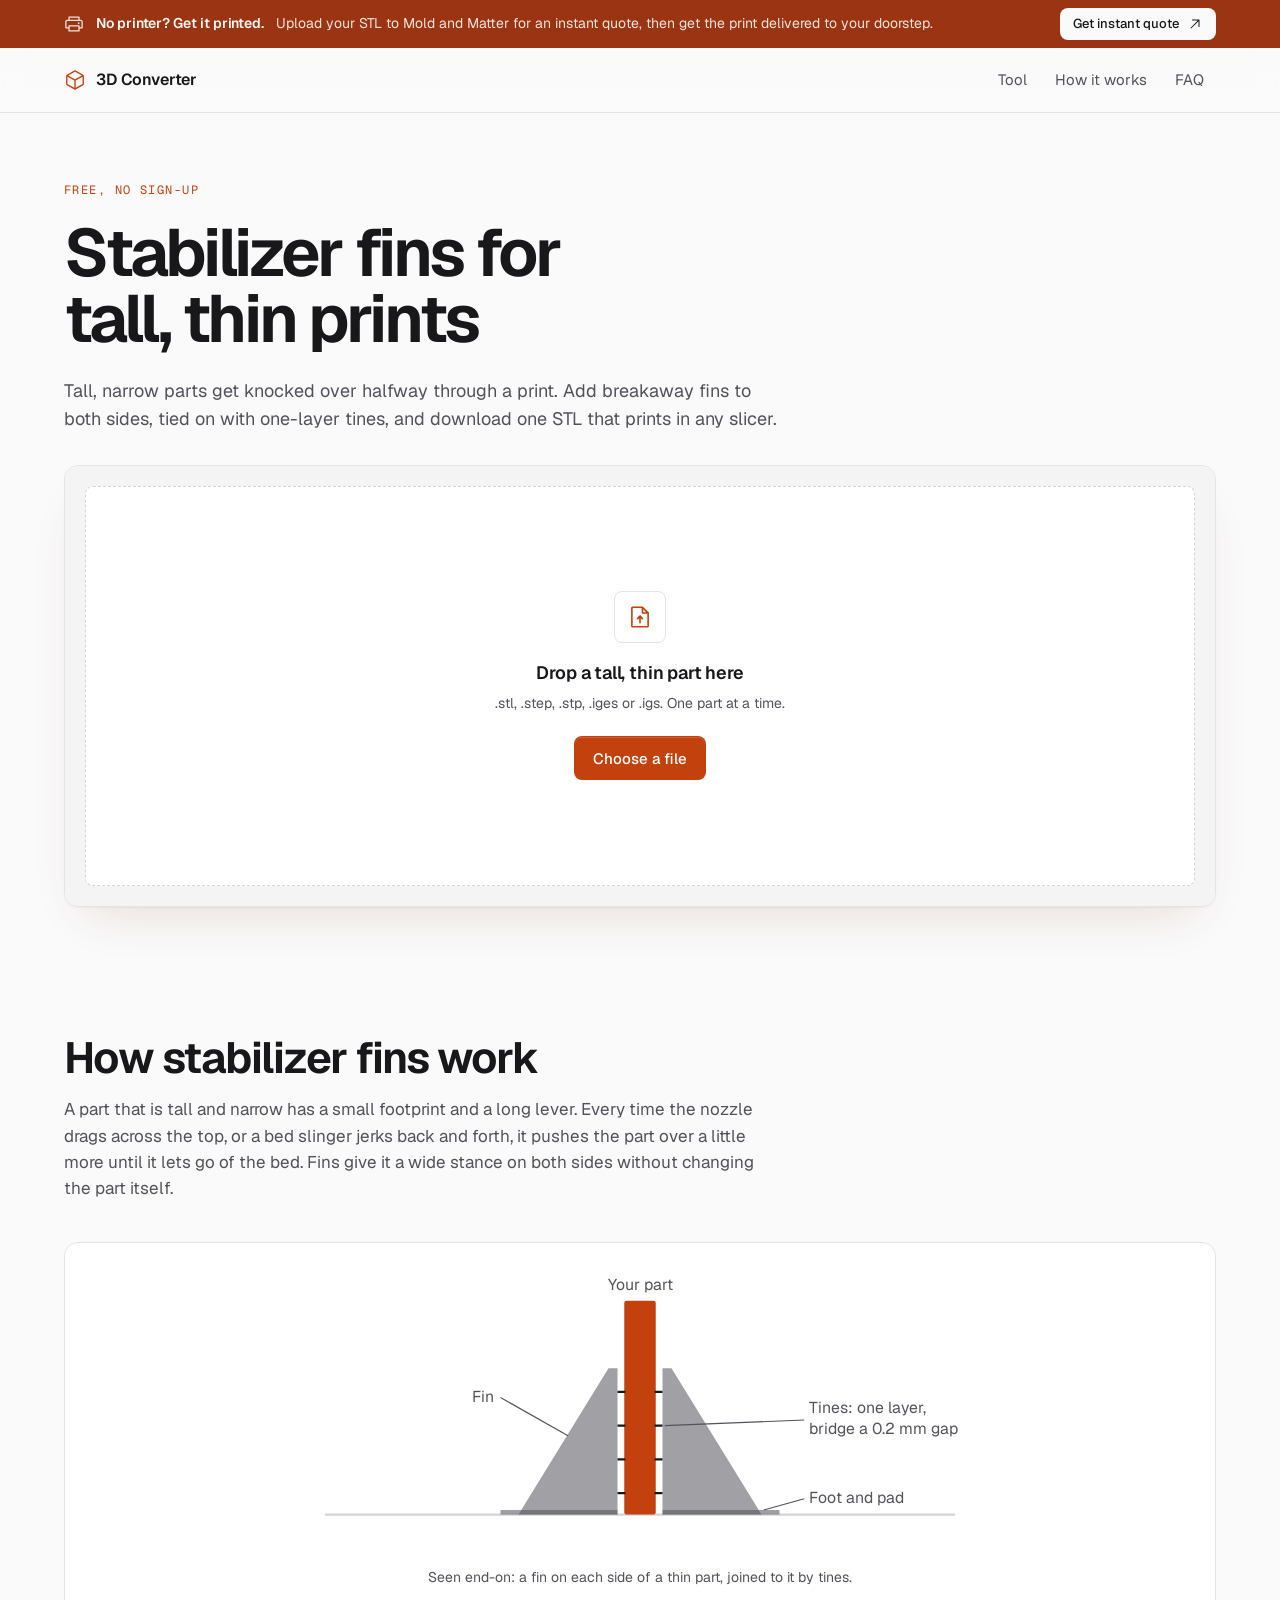
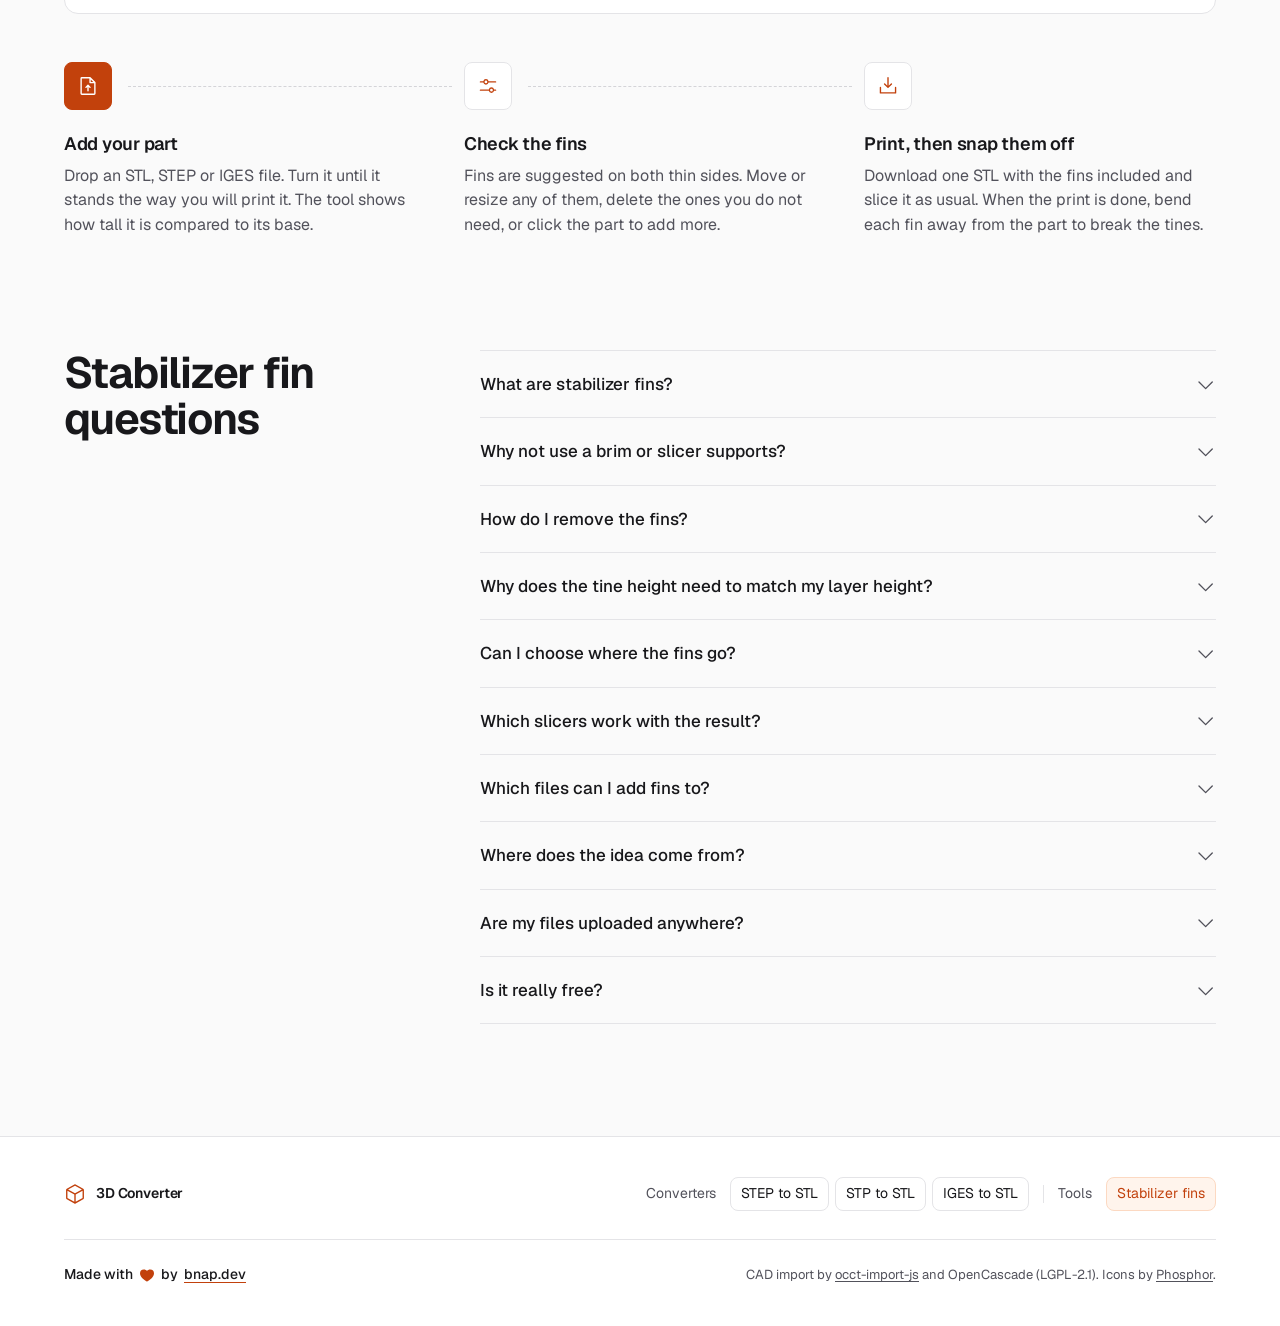
<file: stabilizer-fins.html>
<!doctype html>
<!-- Generated from templates/fins.html by tools/build.mjs. Edit those, then run: node tools/build.mjs -->
<html lang="en">
<head>
  <meta charset="utf-8">
  <meta name="viewport" content="width=device-width, initial-scale=1">
  <title>Stabilizer Fins for Tall, Thin 3D Prints: Free, No Upload | 3D Converter</title>
  <meta name="description" content="Stop tall, thin 3D prints from getting knocked over. Add breakaway stabilizer fins to both sides of an STL, STEP or IGES part, right in your browser.">
  <meta name="robots" content="index, follow, max-image-preview:large">
  <link rel="canonical" href="https://3d-converter.bnap.dev/stabilizer-fins">
  <meta name="theme-color" content="#fafafa" media="(prefers-color-scheme: light)">
  <meta name="theme-color" content="#0c0c0e" media="(prefers-color-scheme: dark)">
  <meta name="color-scheme" content="light dark">
  <meta name="author" content="bnap.dev">
  <meta http-equiv="Content-Security-Policy" content="default-src 'self'; script-src 'self' 'sha256-bfez8UjK2g5I+DPX8+plkepWE/bHIafsERyZ5d1NcX4=' https://r.bnap.dev; connect-src 'self' https://r.bnap.dev; img-src 'self' data: blob:; style-src 'self'; font-src 'self'; worker-src 'self'; object-src 'none'; base-uri 'self'; form-action 'self'">

  <meta property="og:type" content="website">
  <meta property="og:site_name" content="3D Converter">
  <meta property="og:locale" content="en_US">
  <meta property="og:url" content="https://3d-converter.bnap.dev/stabilizer-fins">
  <meta property="og:title" content="Stabilizer Fins for Tall, Thin Prints">
  <meta property="og:description" content="Add breakaway fins to both sides of a tall, thin part so it cannot tip over mid-print. Free, in your browser.">
  <meta property="og:image" content="https://3d-converter.bnap.dev/og-stabilizer-fins.png">
  <meta property="og:image:type" content="image/png">
  <meta property="og:image:width" content="1200">
  <meta property="og:image:height" content="630">
  <meta property="og:image:alt" content="3D Converter: a tall, thin part with stabilizer fins on both sides, in the fins editor">
  <meta name="twitter:card" content="summary_large_image">
  <meta name="twitter:title" content="Stabilizer Fins for Tall, Thin Prints">
  <meta name="twitter:description" content="Add breakaway fins to both sides of a tall, thin part so it cannot tip over mid-print. Free, in your browser.">
  <meta name="twitter:image" content="https://3d-converter.bnap.dev/og-stabilizer-fins.png">
  <meta name="twitter:image:alt" content="3D Converter: a tall, thin part with stabilizer fins on both sides, in the fins editor">

  <link rel="icon" href="/favicon.ico" sizes="48x48">
  <link rel="icon" href="/favicon.svg" type="image/svg+xml">
  <link rel="apple-touch-icon" href="/apple-touch-icon.png">
  <link rel="manifest" href="/site.webmanifest">
  <link rel="preload" href="/fonts/geist-latin-wght-v5.woff2" as="font" type="font/woff2" crossorigin>
  <link rel="stylesheet" href="/assets/styles.css">

  <script type="importmap">
    { "imports": { "three": "/vendor/three@0.186.0/three.module.js" } }
  </script>
  <script type="module" src="/assets/fins-app.js"></script>

  <script src="https://r.bnap.dev/api/script.js" data-site-id="ef6d905b052a" defer></script>
  <script type="application/ld+json">
{
  "@context": "https://schema.org",
  "@graph": [
    {
      "@type": "WebSite",
      "@id": "https://3d-converter.bnap.dev/#website",
      "url": "https://3d-converter.bnap.dev/",
      "name": "3D Converter",
      "inLanguage": "en",
      "publisher": {
        "@id": "https://bnap.dev/#org"
      }
    },
    {
      "@type": "Organization",
      "@id": "https://bnap.dev/#org",
      "name": "bnap.dev",
      "url": "https://bnap.dev"
    },
    {
      "@type": "WebApplication",
      "@id": "https://3d-converter.bnap.dev/stabilizer-fins#app",
      "name": "3D Converter: Stabilizer fins",
      "url": "https://3d-converter.bnap.dev/stabilizer-fins",
      "applicationCategory": "DesignApplication",
      "operatingSystem": "Any",
      "browserRequirements": "Requires JavaScript and WebAssembly",
      "description": "Stop tall, thin 3D prints from getting knocked over. Add breakaway stabilizer fins to both sides of an STL, STEP or IGES part, right in your browser.",
      "image": "https://3d-converter.bnap.dev/og-stabilizer-fins.png",
      "screenshot": "https://3d-converter.bnap.dev/og-stabilizer-fins.png",
      "isAccessibleForFree": true,
      "inLanguage": "en",
      "featureList": [
        "Add stabilizer fins to STL, STEP and IGES parts",
        "Suggests fins on both thin sides of tall parts",
        "Drag, resize, add and delete fins by hand",
        "One-layer breakaway tines that grip the part",
        "Runs locally in the browser, no upload",
        "Download one STL with the fins included"
      ],
      "offers": {
        "@type": "Offer",
        "price": "0",
        "priceCurrency": "USD"
      },
      "creator": {
        "@id": "https://bnap.dev/#org"
      }
    },
    {
      "@type": "FAQPage",
      "@id": "https://3d-converter.bnap.dev/stabilizer-fins#faq",
      "mainEntity": [
        {
          "@type": "Question",
          "name": "What are stabilizer fins?",
          "acceptedAnswer": {
            "@type": "Answer",
            "text": "Thin vertical plates printed next to a tall, narrow part, joined to it by tiny one-layer bridges called tines. They widen the base so the part cannot be knocked over by the nozzle or the bed moving, and they snap off cleanly once the print is done."
          }
        },
        {
          "@type": "Question",
          "name": "Why not use a brim or slicer supports?",
          "acceptedAnswer": {
            "@type": "Answer",
            "text": "A brim only helps the first layer stick. It does nothing once the part is 50 mm tall and the nozzle catches the top. Slicer supports sit under overhangs and do not touch the sides of a part. Fins tie the sides to a wide footprint all the way up, and because they are part of the STL they work in any slicer."
          }
        },
        {
          "@type": "Question",
          "name": "How do I remove the fins?",
          "acceptedAnswer": {
            "@type": "Answer",
            "text": "Bend each fin away from the part. The tines are one layer tall and only bridge a 0.2 mm gap, so they break at the part's surface and leave small marks. A flush cutter or a light sand cleans up what is left."
          }
        },
        {
          "@type": "Question",
          "name": "Why does the tine height need to match my layer height?",
          "acceptedAnswer": {
            "@type": "Answer",
            "text": "A tine is meant to print as a single line. If it is taller or shorter than one layer, the slicer splits it across two layers or drops it, and it stops holding the part. Set Layer height to the value in your slicer before you download."
          }
        },
        {
          "@type": "Question",
          "name": "Can I choose where the fins go?",
          "acceptedAnswer": {
            "@type": "Answer",
            "text": "Yes. The tool suggests fins on both thin sides of the part, but you can drag each one along the part, change its height, delete it, or click anywhere on the part to add another."
          }
        },
        {
          "@type": "Question",
          "name": "Which slicers work with the result?",
          "acceptedAnswer": {
            "@type": "Answer",
            "text": "Any slicer that opens STL: Cura, PrusaSlicer, Bambu Studio, OrcaSlicer and others. The fins are separate closed shells in the same STL, and the slicer merges them with the part. Do not split the STL into objects, or the tines will no longer touch the part."
          }
        },
        {
          "@type": "Question",
          "name": "Which files can I add fins to?",
          "acceptedAnswer": {
            "@type": "Answer",
            "text": "STL, STEP and IGES. STEP and IGES files are converted to a mesh in your browser first, the same way as on the STEP to STL converter. Nothing is uploaded."
          }
        },
        {
          "@type": "Question",
          "name": "Where does the idea come from?",
          "acceptedAnswer": {
            "@type": "Answer",
            "text": "Designed-in support fins were popularised by Slant3D, and Support Fins builds them under overhangs. This tool uses the same breakaway gap and one-layer tines, but stands the fins beside a tall part to stop it tipping over."
          }
        },
        {
          "@type": "Question",
          "name": "Are my files uploaded anywhere?",
          "acceptedAnswer": {
            "@type": "Answer",
            "text": "No. Your CAD files are read from your disk, converted in your browser's memory and saved straight back to your disk. Nothing is sent to a server."
          }
        },
        {
          "@type": "Question",
          "name": "Is it really free?",
          "acceptedAnswer": {
            "@type": "Answer",
            "text": "Yes. No account, no watermark and no limit on the number of files."
          }
        }
      ]
    },
    {
      "@type": "BreadcrumbList",
      "itemListElement": [
        {
          "@type": "ListItem",
          "position": 1,
          "name": "3D Converter",
          "item": "https://3d-converter.bnap.dev/"
        },
        {
          "@type": "ListItem",
          "position": 2,
          "name": "Stabilizer fins",
          "item": "https://3d-converter.bnap.dev/stabilizer-fins"
        }
      ]
    }
  ]
}
  </script>
</head>
<body>
  <a class="skip" href="#fins-tool">Skip to the fins tool</a>

  <section class="topbar" aria-labelledby="quote-title">
    <div class="wrap topbar-inner">
      <svg class="icon topbar-icon" aria-hidden="true"><use href="/assets/icons-v2.svg#i-printer"/></svg>
      <h2 id="quote-title">No printer? Get it printed.</h2>
      <p>Upload your STL to Mold and Matter for an instant quote, then get the print delivered to your doorstep.</p>
      <a class="btn btn-inverse btn-sm" href="https://mnm3d.com/products/custom-3d-print?utm_source=3d-converter.bnap.dev&amp;utm_medium=referral&amp;utm_campaign=banner" target="_blank" rel="noopener">
        Get instant quote<svg class="icon" aria-hidden="true"><use href="/assets/icons-v2.svg#i-arrow-up-right"/></svg>
      </a>
    </div>
  </section>

  <header class="nav">
    <div class="wrap nav-inner">
      <a class="wordmark" href="/" aria-label="3D Converter home">
        <svg class="icon" aria-hidden="true"><use href="/assets/icons-v2.svg#i-cube"/></svg>
        <span>3D Converter</span>
      </a>
      <nav aria-label="Primary">
        <a href="#fins-tool">Tool</a>
        <a href="#how-it-works">How it works</a>
        <a href="#faq">FAQ</a>
      </nav>
    </div>
  </header>

  <main>
    <section class="wrap fins-hero">
      <p class="eyebrow">Free, no sign-up</p>
      <h1>Stabilizer fins for tall, thin prints</h1>
      <p class="lede">Tall, narrow parts get knocked over halfway through a print. Add breakaway fins to both sides, tied on with one-layer tines, and download one STL that prints in any slicer.</p>
    </section>

    <section class="wrap" id="fins-tool" aria-label="Stabilizer fins tool">
      <div class="fins-tool" id="fins-tool-card" data-state="empty">
        <div class="fins-stage" id="fins-stage">
          <label class="dropzone fins-drop" id="fins-drop" for="fins-input">
            <svg class="icon dz-icon" aria-hidden="true"><use href="/assets/icons-v2.svg#i-file-arrow-up"/></svg>
            <span class="dz-title">Drop a tall, thin part here</span>
            <span class="dz-help">.stl, .step, .stp, .iges or .igs. One part at a time.</span>
            <span class="btn btn-primary dz-button">Choose a file</span>
            <input id="fins-input" type="file" accept=".stl,.step,.stp,.iges,.igs" class="visually-hidden">
          </label>
          <div class="fins-loading" id="fins-loading" hidden>
            <span class="shimmer" aria-hidden="true"></span>
            <span id="fins-loading-text">Reading the part</span>
          </div>
          <div class="fins-toolbar" id="fins-toolbar" hidden>
            <div class="fins-turn" role="group" aria-label="Turn the part">
              <span class="fins-turn-label">Turn</span>
              <button type="button" class="btn btn-ghost btn-sm" data-turn="x" title="Turn a quarter around X">X</button>
              <button type="button" class="btn btn-ghost btn-sm" data-turn="y" title="Turn a quarter around Y">Y</button>
              <button type="button" class="btn btn-ghost btn-sm" data-turn="z" title="Turn a quarter around Z">Z</button>
            </div>
            <button type="button" class="btn btn-ghost btn-sm" id="add-fin" aria-pressed="false">
              <svg class="icon" aria-hidden="true"><use href="/assets/icons-v2.svg#i-plus"/></svg>Add fin
            </button>
          </div>
          <p class="fins-help" id="fins-help" hidden>Drag to orbit, scroll to zoom, right-drag to pan. Click a fin to edit it.</p>
        </div>

        <aside class="fins-panel" id="fins-panel" aria-label="Part and fins" hidden>
          <div class="panel-sec panel-file">
            <p class="panel-name" id="part-name"></p>
            <label class="btn btn-ghost btn-sm" for="fins-input">Replace</label>
          </div>

          <div class="panel-sec">
            <dl class="stability" id="stability">
              <div><dt>Height</dt><dd id="st-height"></dd></div>
              <div><dt>Base width</dt><dd id="st-base"></dd></div>
              <div><dt>Height to base</dt><dd id="st-ratio"></dd></div>
            </dl>
            <p class="risk" id="st-risk" data-risk="low"></p>
          </div>

          <div class="panel-sec">
            <div class="panel-row">
              <h2 class="panel-title">Fins <span id="fin-count"></span></h2>
              <button type="button" class="btn btn-ghost btn-sm" id="suggest-fins">
                <svg class="icon" aria-hidden="true"><use href="/assets/icons-v2.svg#i-arrow-clockwise"/></svg>Suggest again
              </button>
            </div>
            <ul class="fin-list" id="fin-list"></ul>
            <p class="hint" id="fins-empty">No fins yet. Use Add fin, then click the side of the part.</p>
          </div>

          <div class="panel-sec fin-edit" id="fin-edit" hidden>
            <div class="panel-row">
              <h2 class="panel-title" id="fin-edit-title">Fin</h2>
              <button type="button" class="icon-btn" id="fin-delete" title="Delete fin" aria-label="Delete fin">
                <svg class="icon" aria-hidden="true"><use href="/assets/icons-v2.svg#i-trash"/></svg>
              </button>
            </div>
            <label class="range">
              <span>Position <output id="fin-pos-out"></output></span>
              <input type="range" id="fin-pos" step="0.5">
            </label>
            <label class="range">
              <span>Height <output id="fin-h-out"></output></span>
              <input type="range" id="fin-h" step="0.5">
            </label>
          </div>

          <details class="panel-sec fin-settings">
            <summary>Fin settings<svg class="icon" aria-hidden="true"><use href="/assets/icons-v2.svg#i-caret-down"/></svg></summary>
            <label class="range">
              <span>Height <output id="set-heightPct-out"></output></span>
              <input type="range" id="set-heightPct" data-setting="heightPct" min="20" max="100" step="5" value="60">
              <small>Of the part height, for every fin you have not resized</small>
            </label>
            <label class="range">
              <span>Depth at the bed <output id="set-depthPct-out"></output></span>
              <input type="range" id="set-depthPct" data-setting="depthPct" min="15" max="80" step="5" value="35">
              <small>How far the fin reaches out, as a share of its height</small>
            </label>
            <label class="range">
              <span>Thickness <output id="set-thickness-out"></output></span>
              <input type="range" id="set-thickness" data-setting="thickness" min="0.8" max="2.4" step="0.4" value="1.2">
            </label>
            <label class="range">
              <span>Gap to the part <output id="set-gap-out"></output></span>
              <input type="range" id="set-gap" data-setting="gap" min="0.1" max="0.5" step="0.05" value="0.2">
            </label>
            <label class="range">
              <span>Layer height <output id="set-layerH-out"></output></span>
              <input type="range" id="set-layerH" data-setting="layerH" min="0.08" max="0.32" step="0.04" value="0.2">
              <small>Match your slicer, so each tine prints as one line</small>
            </label>
            <label class="range">
              <span>Tine spacing <output id="set-tineSpacing-out"></output></span>
              <input type="range" id="set-tineSpacing" data-setting="tineSpacing" min="2" max="15" step="1" value="5">
            </label>
          </details>

          <div class="panel-foot">
            <p class="notice" id="fins-notice" role="status" hidden></p>
            <button type="button" class="btn btn-primary" id="download-fins">
              <svg class="icon" aria-hidden="true"><use href="/assets/icons-v2.svg#i-download-simple"/></svg>Download STL with fins
            </button>
            <p class="ready-to-print">
              No printer?
              <a href="https://mnm3d.com/products/custom-3d-print?utm_source=3d-converter.bnap.dev&amp;utm_medium=referral&amp;utm_campaign=fins" target="_blank" rel="noopener">Get instant quote<svg class="icon" aria-hidden="true"><use href="/assets/icons-v2.svg#i-arrow-up-right"/></svg></a>
            </p>
          </div>
        </aside>
        <noscript><p class="notice">The fins tool needs JavaScript. Please enable it to add fins.</p></noscript>
      </div>
    </section>

    <section class="wrap howto" id="how-it-works" aria-labelledby="howto-title">
      <div class="howto-head reveal">
        <h2 id="howto-title">How stabilizer fins work</h2>
        <p class="howto-intro">A part that is tall and narrow has a small footprint and a long lever. Every time the nozzle drags across the top, or a bed slinger jerks back and forth, it pushes the part over a little more until it lets go of the bed. Fins give it a wide stance on both sides without changing the part itself.</p>
      </div>
      <figure class="fins-diagram reveal" aria-labelledby="fins-diagram-caption">
        <svg viewBox="0 0 640 260" role="img" aria-labelledby="fins-diagram-caption">
          <line class="dg-bed" x1="40" y1="220" x2="600" y2="220"/>
          <rect class="dg-part" x="306" y="30" width="28" height="190" rx="2"/>
          <path class="dg-fin" d="M300 220 V90 H292 L212 220 Z"/>
          <path class="dg-fin" d="M340 220 V90 H348 L428 220 Z"/>
          <rect class="dg-foot" x="196" y="216" width="104" height="4"/>
          <rect class="dg-foot" x="340" y="216" width="104" height="4"/>
          <g class="dg-tines">
            <rect x="300" y="200" width="7" height="2"/><rect x="300" y="170" width="7" height="2"/><rect x="300" y="140" width="7" height="2"/><rect x="300" y="110" width="7" height="2"/>
            <rect x="333" y="200" width="7" height="2"/><rect x="333" y="170" width="7" height="2"/><rect x="333" y="140" width="7" height="2"/><rect x="333" y="110" width="7" height="2"/>
          </g>
          <g class="dg-labels">
            <text x="320" y="20" text-anchor="middle">Your part</text>
            <text x="190" y="120" text-anchor="end">Fin</text>
            <line x1="196" y1="116" x2="256" y2="150"/>
            <text x="470" y="130">Tines: one layer,</text>
            <text x="470" y="148">bridge a 0.2 mm gap</text>
            <line x1="466" y1="136" x2="342" y2="141"/>
            <text x="470" y="210">Foot and pad</text>
            <line x1="466" y1="206" x2="430" y2="216"/>
          </g>
        </svg>
        <figcaption id="fins-diagram-caption">Seen end-on: a fin on each side of a thin part, joined to it by tines.</figcaption>
      </figure>
      <ol class="howto-list">
        <li class="reveal">
          <span class="step-icon"><svg class="icon" aria-hidden="true"><use href="/assets/icons-v2.svg#i-file-arrow-up"/></svg></span>
          <h3>Add your part</h3>
          <p>Drop an STL, STEP or IGES file. Turn it until it stands the way you will print it. The tool shows how tall it is compared to its base.</p>
        </li>
        <li class="reveal">
          <span class="step-icon"><svg class="icon" aria-hidden="true"><use href="/assets/icons-v2.svg#i-sliders-horizontal"/></svg></span>
          <h3>Check the fins</h3>
          <p>Fins are suggested on both thin sides. Move or resize any of them, delete the ones you do not need, or click the part to add more.</p>
        </li>
        <li class="reveal">
          <span class="step-icon"><svg class="icon" aria-hidden="true"><use href="/assets/icons-v2.svg#i-download-simple"/></svg></span>
          <h3>Print, then snap them off</h3>
          <p>Download one STL with the fins included and slice it as usual. When the print is done, bend each fin away from the part to break the tines.</p>
        </li>
      </ol>
    </section>

    <section class="wrap faq" id="faq" aria-labelledby="faq-title">
      <h2 id="faq-title">Stabilizer fin questions</h2>
      <div class="faq-list">
        <details>
          <summary>What are stabilizer fins?<svg class="icon" aria-hidden="true"><use href="/assets/icons-v2.svg#i-caret-down"/></svg></summary>
          <p>Thin vertical plates printed next to a tall, narrow part, joined to it by tiny one-layer bridges called tines. They widen the base so the part cannot be knocked over by the nozzle or the bed moving, and they snap off cleanly once the print is done.</p>
        </details>
        <details>
          <summary>Why not use a brim or slicer supports?<svg class="icon" aria-hidden="true"><use href="/assets/icons-v2.svg#i-caret-down"/></svg></summary>
          <p>A brim only helps the first layer stick. It does nothing once the part is 50 mm tall and the nozzle catches the top. Slicer supports sit under overhangs and do not touch the sides of a part. Fins tie the sides to a wide footprint all the way up, and because they are part of the STL they work in any slicer.</p>
        </details>
        <details>
          <summary>How do I remove the fins?<svg class="icon" aria-hidden="true"><use href="/assets/icons-v2.svg#i-caret-down"/></svg></summary>
          <p>Bend each fin away from the part. The tines are one layer tall and only bridge a 0.2 mm gap, so they break at the part's surface and leave small marks. A flush cutter or a light sand cleans up what is left.</p>
        </details>
        <details>
          <summary>Why does the tine height need to match my layer height?<svg class="icon" aria-hidden="true"><use href="/assets/icons-v2.svg#i-caret-down"/></svg></summary>
          <p>A tine is meant to print as a single line. If it is taller or shorter than one layer, the slicer splits it across two layers or drops it, and it stops holding the part. Set Layer height to the value in your slicer before you download.</p>
        </details>
        <details>
          <summary>Can I choose where the fins go?<svg class="icon" aria-hidden="true"><use href="/assets/icons-v2.svg#i-caret-down"/></svg></summary>
          <p>Yes. The tool suggests fins on both thin sides of the part, but you can drag each one along the part, change its height, delete it, or click anywhere on the part to add another.</p>
        </details>
        <details>
          <summary>Which slicers work with the result?<svg class="icon" aria-hidden="true"><use href="/assets/icons-v2.svg#i-caret-down"/></svg></summary>
          <p>Any slicer that opens STL: Cura, PrusaSlicer, Bambu Studio, OrcaSlicer and others. The fins are separate closed shells in the same STL, and the slicer merges them with the part. Do not split the STL into objects, or the tines will no longer touch the part.</p>
        </details>
        <details>
          <summary>Which files can I add fins to?<svg class="icon" aria-hidden="true"><use href="/assets/icons-v2.svg#i-caret-down"/></svg></summary>
          <p>STL, STEP and IGES. STEP and IGES files are converted to a mesh in your browser first, the same way as on the <a href="/">STEP to STL converter</a>. Nothing is uploaded.</p>
        </details>
        <details>
          <summary>Where does the idea come from?<svg class="icon" aria-hidden="true"><use href="/assets/icons-v2.svg#i-caret-down"/></svg></summary>
          <p>Designed-in support fins were popularised by Slant3D, and <a href="https://printfins.com" rel="noopener">Support Fins</a> builds them under overhangs. This tool uses the same breakaway gap and one-layer tines, but stands the fins beside a tall part to stop it tipping over.</p>
        </details>
        <details>
          <summary>Are my files uploaded anywhere?<svg class="icon" aria-hidden="true"><use href="/assets/icons-v2.svg#i-caret-down"/></svg></summary>
          <p>No. Your CAD files are read from your disk, converted in your browser's memory and saved straight back to your disk. Nothing is sent to a server.</p>
        </details>
        <details>
          <summary>Is it really free?<svg class="icon" aria-hidden="true"><use href="/assets/icons-v2.svg#i-caret-down"/></svg></summary>
          <p>Yes. No account, no watermark and no limit on the number of files.</p>
        </details>
      </div>
    </section>
  </main>

  <footer class="footer">
    <div class="wrap footer-inner">
      <div class="footer-top">
        <a class="wordmark" href="/" aria-label="3D Converter home">
          <svg class="icon" aria-hidden="true"><use href="/assets/icons-v2.svg#i-cube"/></svg>
          <span>3D Converter</span>
        </a>
        <nav class="related" aria-label="Converters and tools"><span class="related-label">Converters</span><a href="/">STEP to STL</a> <a href="/stp-to-stl">STP to STL</a> <a href="/iges-to-stl">IGES to STL</a> <span class="related-sep" aria-hidden="true"></span><span class="related-label">Tools</span><a href="/stabilizer-fins" aria-current="page">Stabilizer fins</a></nav>
      </div>
      <div class="footer-bottom">
        <p class="made-with">
          Made with
          <svg class="icon heart" role="img" aria-label="love"><use href="/assets/icons-v2.svg#i-heart"/></svg>
          by <a href="https://bnap.dev">bnap.dev</a>
        </p>
        <p class="credits">CAD import by <a href="https://github.com/kovacsv/occt-import-js" rel="noopener">occt-import-js</a> and OpenCascade (LGPL-2.1). Icons by <a href="https://phosphoricons.com" rel="noopener">Phosphor</a>.</p>
      </div>
    </div>
  </footer>
</body>
</html>
</file>
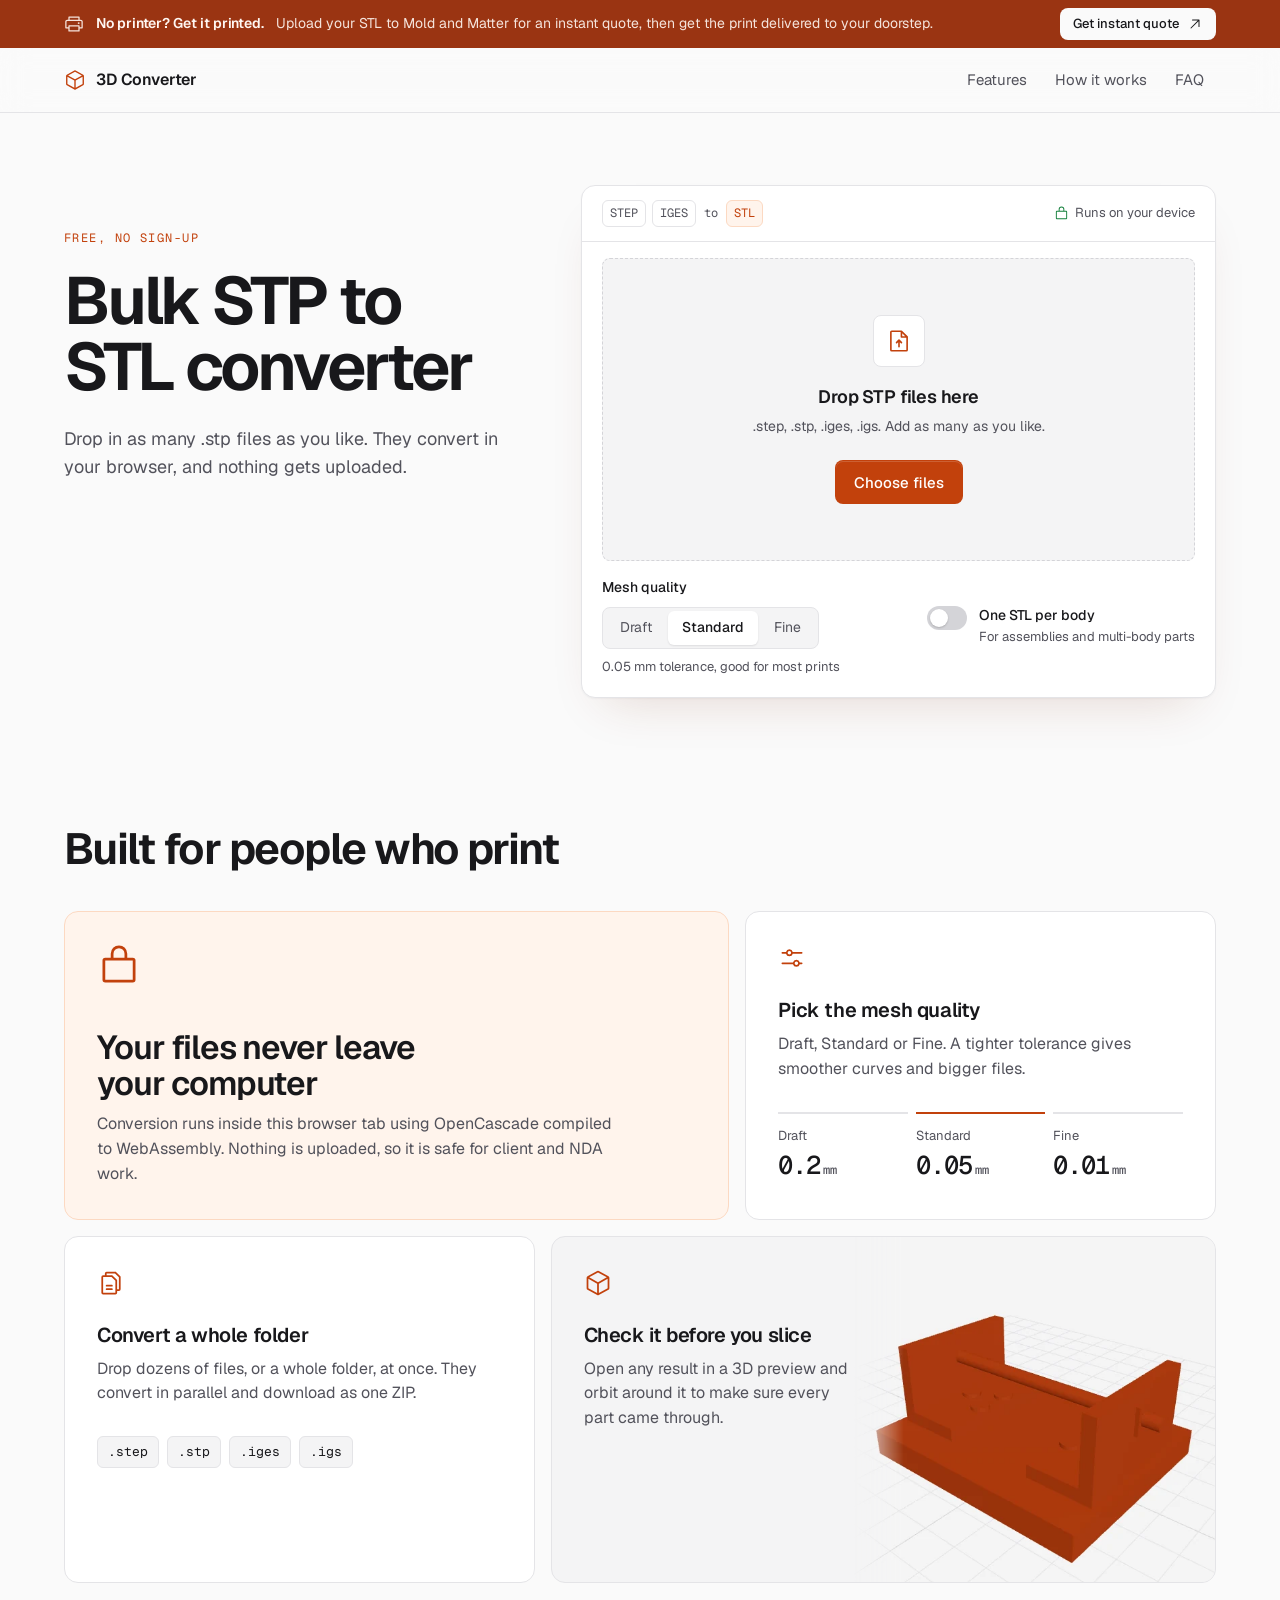
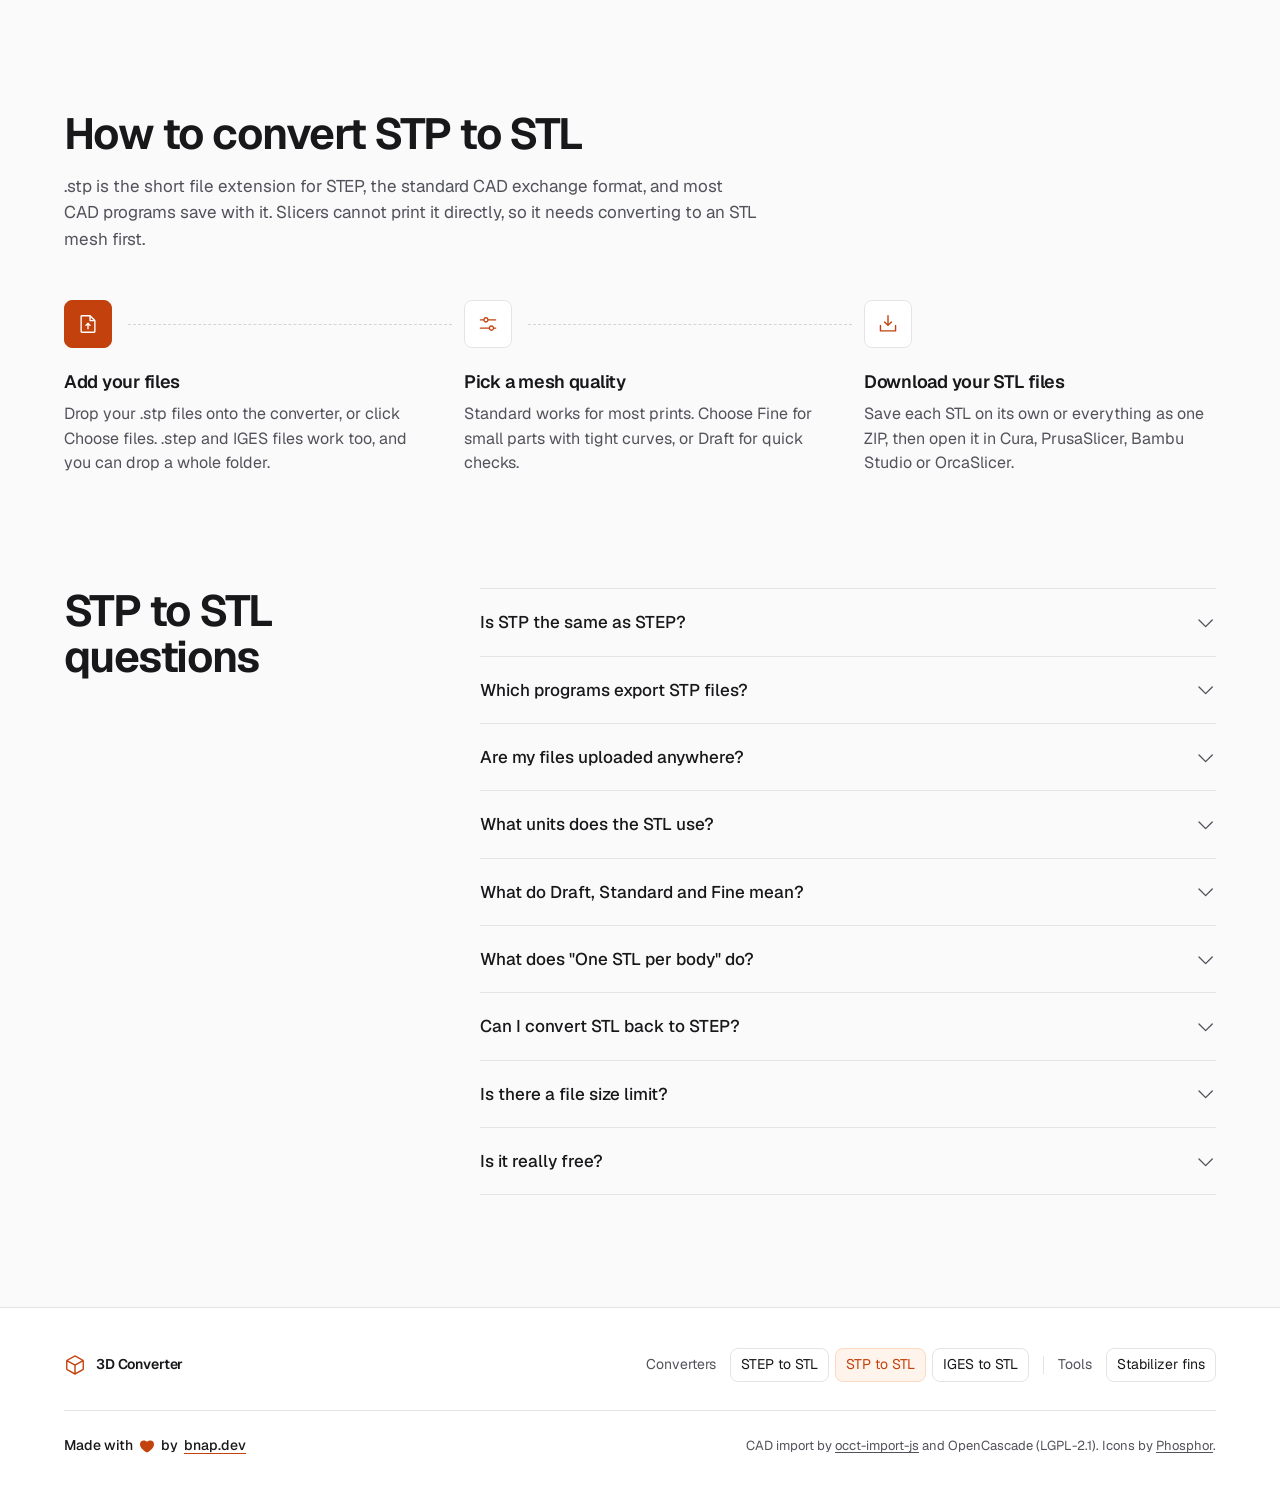
<file: stp-to-stl.html>
<!doctype html>
<!-- Generated from templates/page.html by tools/build.mjs. Edit those, then run: node tools/build.mjs -->
<html lang="en">
<head>
  <meta charset="utf-8">
  <meta name="viewport" content="width=device-width, initial-scale=1">
  <title>STP to STL Converter: Free, Bulk, No Upload | 3D Converter</title>
  <meta name="description" content="Convert STP files to STL for 3D printing. Free bulk conversion that runs in your browser, so your CAD files are never uploaded.">
  <meta name="robots" content="index, follow, max-image-preview:large">
  <link rel="canonical" href="https://3d-converter.bnap.dev/stp-to-stl">
  <meta name="theme-color" content="#fafafa" media="(prefers-color-scheme: light)">
  <meta name="theme-color" content="#0c0c0e" media="(prefers-color-scheme: dark)">
  <meta name="color-scheme" content="light dark">
  <meta name="author" content="bnap.dev">
  <meta http-equiv="Content-Security-Policy" content="default-src 'self'; script-src 'self' 'sha256-bfez8UjK2g5I+DPX8+plkepWE/bHIafsERyZ5d1NcX4=' https://r.bnap.dev; connect-src 'self' https://r.bnap.dev; img-src 'self' data: blob:; style-src 'self'; font-src 'self'; worker-src 'self'; object-src 'none'; base-uri 'self'; form-action 'self'">

  <meta property="og:type" content="website">
  <meta property="og:site_name" content="3D Converter">
  <meta property="og:locale" content="en_US">
  <meta property="og:url" content="https://3d-converter.bnap.dev/stp-to-stl">
  <meta property="og:title" content="Free Bulk STP to STL Converter">
  <meta property="og:description" content="Convert .stp files to STL in your browser. Bulk, free, and nothing gets uploaded.">
  <meta property="og:image" content="https://3d-converter.bnap.dev/og-stp-to-stl.png">
  <meta property="og:image:type" content="image/png">
  <meta property="og:image:width" content="1200">
  <meta property="og:image:height" content="630">
  <meta property="og:image:alt" content="3D Converter: bulk STP to STL converter, with a converted CAD assembly shown in 3D">
  <meta name="twitter:card" content="summary_large_image">
  <meta name="twitter:title" content="Free Bulk STP to STL Converter">
  <meta name="twitter:description" content="Convert .stp files to STL in your browser. Bulk, free, and nothing gets uploaded.">
  <meta name="twitter:image" content="https://3d-converter.bnap.dev/og-stp-to-stl.png">
  <meta name="twitter:image:alt" content="3D Converter: bulk STP to STL converter, with a converted CAD assembly shown in 3D">

  <link rel="icon" href="/favicon.ico" sizes="48x48">
  <link rel="icon" href="/favicon.svg" type="image/svg+xml">
  <link rel="apple-touch-icon" href="/apple-touch-icon.png">
  <link rel="manifest" href="/site.webmanifest">
  <link rel="preload" href="/fonts/geist-latin-wght-v5.woff2" as="font" type="font/woff2" crossorigin>
  <link rel="stylesheet" href="/assets/styles.css">

  <script type="importmap">
    { "imports": { "three": "/vendor/three@0.186.0/three.module.js" } }
  </script>
  <script type="module" src="/assets/app.js"></script>

  <script src="https://r.bnap.dev/api/script.js" data-site-id="ef6d905b052a" defer></script>
  <script type="application/ld+json">
{
  "@context": "https://schema.org",
  "@graph": [
    {
      "@type": "WebSite",
      "@id": "https://3d-converter.bnap.dev/#website",
      "url": "https://3d-converter.bnap.dev/",
      "name": "3D Converter",
      "inLanguage": "en",
      "publisher": {
        "@id": "https://bnap.dev/#org"
      }
    },
    {
      "@type": "Organization",
      "@id": "https://bnap.dev/#org",
      "name": "bnap.dev",
      "url": "https://bnap.dev"
    },
    {
      "@type": "WebApplication",
      "@id": "https://3d-converter.bnap.dev/stp-to-stl#app",
      "name": "3D Converter: STP to STL",
      "url": "https://3d-converter.bnap.dev/stp-to-stl",
      "applicationCategory": "DesignApplication",
      "operatingSystem": "Any",
      "browserRequirements": "Requires JavaScript and WebAssembly",
      "description": "Convert STP files to STL for 3D printing. Free bulk conversion that runs in your browser, so your CAD files are never uploaded.",
      "image": "https://3d-converter.bnap.dev/og-stp-to-stl.png",
      "screenshot": "https://3d-converter.bnap.dev/og-stp-to-stl.png",
      "isAccessibleForFree": true,
      "inLanguage": "en",
      "featureList": [
        "Convert STEP (.step, .stp) to STL",
        "Convert IGES (.iges, .igs) to STL",
        "Bulk conversion with ZIP download",
        "Runs locally in the browser, no upload",
        "Draft, Standard and Fine mesh quality",
        "One STL per body for assemblies",
        "3D preview of the result"
      ],
      "offers": {
        "@type": "Offer",
        "price": "0",
        "priceCurrency": "USD"
      },
      "creator": {
        "@id": "https://bnap.dev/#org"
      }
    },
    {
      "@type": "FAQPage",
      "@id": "https://3d-converter.bnap.dev/stp-to-stl#faq",
      "mainEntity": [
        {
          "@type": "Question",
          "name": "Is STP the same as STEP?",
          "acceptedAnswer": {
            "@type": "Answer",
            "text": "Yes. .stp and .step are two file extensions for the same format (ISO 10303, often called STEP AP203, AP214 or AP242). Both work here, and there is a page just for STP to STL."
          }
        },
        {
          "@type": "Question",
          "name": "Which programs export STP files?",
          "acceptedAnswer": {
            "@type": "Answer",
            "text": "Almost every CAD program: SolidWorks, Fusion 360, Onshape, FreeCAD, Inventor, CATIA, Creo and more. Look for STEP or STP in the export or Save As menu."
          }
        },
        {
          "@type": "Question",
          "name": "Are my files uploaded anywhere?",
          "acceptedAnswer": {
            "@type": "Answer",
            "text": "No. Your CAD files are read from your disk, converted in your browser's memory and saved straight back to your disk. Nothing is sent to a server."
          }
        },
        {
          "@type": "Question",
          "name": "What units does the STL use?",
          "acceptedAnswer": {
            "@type": "Answer",
            "text": "STL files have no units. This tool exports in millimetres, which is what slicers assume, so parts load at the right size."
          }
        },
        {
          "@type": "Question",
          "name": "What do Draft, Standard and Fine mean?",
          "acceptedAnswer": {
            "@type": "Answer",
            "text": "They set how closely the triangles follow curved surfaces: within 0.2 mm, 0.05 mm or 0.01 mm. Standard suits most FDM and resin prints. Use Fine for small parts with tight curves."
          }
        },
        {
          "@type": "Question",
          "name": "What does \"One STL per body\" do?",
          "acceptedAnswer": {
            "@type": "Answer",
            "text": "By default an assembly becomes a single STL. Turn this on to get a separate STL for each body, grouped in a folder named after the source file."
          }
        },
        {
          "@type": "Question",
          "name": "Can I convert STL back to STEP?",
          "acceptedAnswer": {
            "@type": "Answer",
            "text": "Not with this tool. STL only stores triangles, so the exact curves and features of the original CAD model are lost. Keep your STEP or IGES file as the master copy."
          }
        },
        {
          "@type": "Question",
          "name": "Is there a file size limit?",
          "acceptedAnswer": {
            "@type": "Answer",
            "text": "There is no fixed limit, but very large assemblies can run out of browser memory. If a file fails, try Draft quality or convert it on its own."
          }
        },
        {
          "@type": "Question",
          "name": "Is it really free?",
          "acceptedAnswer": {
            "@type": "Answer",
            "text": "Yes. No account, no watermark and no limit on the number of files."
          }
        }
      ]
    },
    {
      "@type": "BreadcrumbList",
      "itemListElement": [
        {
          "@type": "ListItem",
          "position": 1,
          "name": "3D Converter",
          "item": "https://3d-converter.bnap.dev/"
        },
        {
          "@type": "ListItem",
          "position": 2,
          "name": "STP to STL",
          "item": "https://3d-converter.bnap.dev/stp-to-stl"
        }
      ]
    }
  ]
}
  </script>
</head>
<body>
  <a class="skip" href="#converter">Skip to converter</a>

  <section class="topbar" aria-labelledby="quote-title">
    <div class="wrap topbar-inner">
      <svg class="icon topbar-icon" aria-hidden="true"><use href="/assets/icons-v2.svg#i-printer"/></svg>
      <h2 id="quote-title">No printer? Get it printed.</h2>
      <p>Upload your STL to Mold and Matter for an instant quote, then get the print delivered to your doorstep.</p>
      <a class="btn btn-inverse btn-sm" href="https://mnm3d.com/products/custom-3d-print?utm_source=3d-converter.bnap.dev&amp;utm_medium=referral&amp;utm_campaign=banner" target="_blank" rel="noopener">
        Get instant quote<svg class="icon" aria-hidden="true"><use href="/assets/icons-v2.svg#i-arrow-up-right"/></svg>
      </a>
    </div>
  </section>

  <header class="nav">
    <div class="wrap nav-inner">
      <a class="wordmark" href="/" aria-label="3D Converter home">
        <svg class="icon" aria-hidden="true"><use href="/assets/icons-v2.svg#i-cube"/></svg>
        <span>3D Converter</span>
      </a>
      <nav aria-label="Primary">
        <a href="#features">Features</a>
        <a href="#how-it-works">How it works</a>
        <a href="#faq">FAQ</a>
      </nav>
    </div>
  </header>

  <main>
    <section class="hero wrap">
      <div class="hero-copy">
        <p class="eyebrow">Free, no sign-up</p>
        <h1>Bulk STP to STL converter</h1>
        <p class="lede">Drop in as many .stp files as you like. They convert in your browser, and nothing gets uploaded.</p>
      </div>

      <div class="converter" id="converter" data-has-items="false">
        <div class="converter-head">
          <p class="io"><span>STEP</span><span>IGES</span><span class="io-to">to</span><span class="io-out">STL</span></p>
          <p class="local">
            <svg class="icon" aria-hidden="true"><use href="/assets/icons-v2.svg#i-lock-simple"/></svg>Runs on your device
          </p>
        </div>

        <label class="dropzone" id="dropzone" for="file-input">
          <svg class="icon dz-icon" aria-hidden="true"><use href="/assets/icons-v2.svg#i-file-arrow-up"/></svg>
          <span class="dz-title">Drop STP files here</span>
          <span class="dz-help">.step, .stp, .iges, .igs. Add as many as you like.</span>
          <span class="btn btn-primary dz-button">Choose files</span>
          <input id="file-input" type="file" multiple accept=".step,.stp,.iges,.igs" class="visually-hidden">
        </label>

        <noscript><p class="notice">The converter needs JavaScript. Please enable it to convert files.</p></noscript>
        <p class="notice" id="notice" role="status" hidden></p>

        <div class="settings">
          <fieldset class="segmented">
            <legend>Mesh quality</legend>
            <div class="segmented-options">
              <label><input type="radio" name="quality" value="draft"><span>Draft</span></label>
              <label><input type="radio" name="quality" value="standard" checked><span>Standard</span></label>
              <label><input type="radio" name="quality" value="fine"><span>Fine</span></label>
            </div>
            <p class="hint" id="quality-hint">0.05 mm tolerance, good for most prints</p>
          </fieldset>

          <label class="switch">
            <input type="checkbox" id="split-bodies" role="switch">
            <span class="switch-track" aria-hidden="true"></span>
            <span class="switch-text">One STL per body<small>For assemblies and multi-body parts</small></span>
          </label>
        </div>

        <div class="reapply" id="reapply" hidden>
          <span>Settings changed.</span>
          <button type="button" class="btn btn-ghost btn-sm" id="reapply-btn">Convert again</button>
        </div>

        <div class="engine" id="engine" hidden>
          <span class="shimmer" aria-hidden="true"></span>
          <span>Loading the converter engine (7.6 MB, first time only)</span>
        </div>

        <ul class="queue" id="queue" aria-live="polite"></ul>

        <div class="queue-bar" id="queue-bar" hidden>
          <p class="queue-summary" id="queue-summary"></p>
          <div class="queue-actions">
            <button type="button" class="btn btn-ghost btn-sm" id="clear-btn">
              <svg class="icon" aria-hidden="true"><use href="/assets/icons-v2.svg#i-trash"/></svg>Clear
            </button>
            <button type="button" class="btn btn-primary btn-sm" id="download-all" disabled>
              <svg class="icon" aria-hidden="true"><use href="/assets/icons-v2.svg#i-file-zip"/></svg>Download all
            </button>
          </div>
        </div>

        <div class="after-convert">
          <p class="ready-to-print" id="ready-to-print" hidden>
            Ready to print?
            <a href="https://mnm3d.com/products/custom-3d-print?utm_source=3d-converter.bnap.dev&amp;utm_medium=referral&amp;utm_campaign=converter" target="_blank" rel="noopener">Get instant quote<svg class="icon" aria-hidden="true"><use href="/assets/icons-v2.svg#i-arrow-up-right"/></svg></a>
          </p>
          <p class="star-cta" id="star-cta" hidden>
            Saved you some time?
            <a href="https://github.com/bnap00/3d-converter" target="_blank" rel="noopener" data-rybbit-event="github_star_click">Star it on GitHub<svg class="icon" aria-hidden="true"><use href="/assets/icons-v2.svg#i-arrow-up-right"/></svg></a>
          </p>
        </div>
      </div>
    </section>

    <section class="wrap features" id="features" aria-labelledby="features-title">
      <h2 id="features-title" class="reveal">Built for people who print</h2>
      <div class="bento">
        <article class="cell cell-private reveal">
          <svg class="icon cell-icon" aria-hidden="true"><use href="/assets/icons-v2.svg#i-lock-simple"/></svg>
          <h3>Your files never leave your computer</h3>
          <p>Conversion runs inside this browser tab using OpenCascade compiled to WebAssembly. Nothing is uploaded, so it is safe for client and NDA work.</p>
        </article>
        <article class="cell cell-quality reveal">
          <svg class="icon cell-icon" aria-hidden="true"><use href="/assets/icons-v2.svg#i-sliders-horizontal"/></svg>
          <h3>Pick the mesh quality</h3>
          <p>Draft, Standard or Fine. A tighter tolerance gives smoother curves and bigger files.</p>
          <dl class="tolerances">
            <div><dt>Draft</dt><dd>0.2<small>mm</small></dd></div>
            <div><dt>Standard</dt><dd>0.05<small>mm</small></dd></div>
            <div><dt>Fine</dt><dd>0.01<small>mm</small></dd></div>
          </dl>
        </article>
        <article class="cell cell-folder reveal">
          <svg class="icon cell-icon" aria-hidden="true"><use href="/assets/icons-v2.svg#i-files"/></svg>
          <h3>Convert a whole folder</h3>
          <p>Drop dozens of files, or a whole folder, at once. They convert in parallel and download as one ZIP.</p>
          <ul class="exts" aria-label="Supported file extensions">
            <li>.step</li><li>.stp</li><li>.iges</li><li>.igs</li>
          </ul>
        </article>
        <article class="cell cell-preview reveal">
          <div class="cell-preview-copy">
            <svg class="icon cell-icon" aria-hidden="true"><use href="/assets/icons-v2.svg#i-cube"/></svg>
            <h3>Check it before you slice</h3>
            <p>Open any result in a 3D preview and orbit around it to make sure every part came through.</p>
          </div>
          <picture class="cell-render">
            <source srcset="/assets/render-part-dark.webp" media="(prefers-color-scheme: dark)">
            <img src="/assets/render-part.webp" width="536" height="512" loading="lazy" decoding="async" alt="A converted CAD bracket shown in the 3D preview, in orange on a grid">
          </picture>
        </article>
      </div>
    </section>

    <section class="wrap howto" id="how-it-works" aria-labelledby="howto-title">
      <div class="howto-head reveal">
        <h2 id="howto-title">How to convert STP to STL</h2>
        <p class="howto-intro">.stp is the short file extension for STEP, the standard CAD exchange format, and most CAD programs save with it. Slicers cannot print it directly, so it needs converting to an STL mesh first.</p>
      </div>
      <ol class="howto-list">
        <li class="reveal">
          <span class="step-icon"><svg class="icon" aria-hidden="true"><use href="/assets/icons-v2.svg#i-file-arrow-up"/></svg></span>
          <h3>Add your files</h3>
          <p>Drop your .stp files onto the converter, or click Choose files. .step and IGES files work too, and you can drop a whole folder.</p>
        </li>
        <li class="reveal">
          <span class="step-icon"><svg class="icon" aria-hidden="true"><use href="/assets/icons-v2.svg#i-sliders-horizontal"/></svg></span>
          <h3>Pick a mesh quality</h3>
          <p>Standard works for most prints. Choose Fine for small parts with tight curves, or Draft for quick checks.</p>
        </li>
        <li class="reveal">
          <span class="step-icon"><svg class="icon" aria-hidden="true"><use href="/assets/icons-v2.svg#i-download-simple"/></svg></span>
          <h3>Download your STL files</h3>
          <p>Save each STL on its own or everything as one ZIP, then open it in Cura, PrusaSlicer, Bambu Studio or OrcaSlicer.</p>
        </li>
      </ol>
    </section>

    <section class="wrap faq" id="faq" aria-labelledby="faq-title">
      <h2 id="faq-title">STP to STL questions</h2>
      <div class="faq-list">
        <details>
          <summary>Is STP the same as STEP?<svg class="icon" aria-hidden="true"><use href="/assets/icons-v2.svg#i-caret-down"/></svg></summary>
          <p>Yes. .stp and .step are two file extensions for the same format (ISO 10303, often called STEP AP203, AP214 or AP242). Both work here, and there is a page just for <a href="/stp-to-stl">STP to STL</a>.</p>
        </details>
        <details>
          <summary>Which programs export STP files?<svg class="icon" aria-hidden="true"><use href="/assets/icons-v2.svg#i-caret-down"/></svg></summary>
          <p>Almost every CAD program: SolidWorks, Fusion 360, Onshape, FreeCAD, Inventor, CATIA, Creo and more. Look for STEP or STP in the export or Save As menu.</p>
        </details>
        <details>
          <summary>Are my files uploaded anywhere?<svg class="icon" aria-hidden="true"><use href="/assets/icons-v2.svg#i-caret-down"/></svg></summary>
          <p>No. Your CAD files are read from your disk, converted in your browser's memory and saved straight back to your disk. Nothing is sent to a server.</p>
        </details>
        <details>
          <summary>What units does the STL use?<svg class="icon" aria-hidden="true"><use href="/assets/icons-v2.svg#i-caret-down"/></svg></summary>
          <p>STL files have no units. This tool exports in millimetres, which is what slicers assume, so parts load at the right size.</p>
        </details>
        <details>
          <summary>What do Draft, Standard and Fine mean?<svg class="icon" aria-hidden="true"><use href="/assets/icons-v2.svg#i-caret-down"/></svg></summary>
          <p>They set how closely the triangles follow curved surfaces: within 0.2 mm, 0.05 mm or 0.01 mm. Standard suits most FDM and resin prints. Use Fine for small parts with tight curves.</p>
        </details>
        <details>
          <summary>What does "One STL per body" do?<svg class="icon" aria-hidden="true"><use href="/assets/icons-v2.svg#i-caret-down"/></svg></summary>
          <p>By default an assembly becomes a single STL. Turn this on to get a separate STL for each body, grouped in a folder named after the source file.</p>
        </details>
        <details>
          <summary>Can I convert STL back to STEP?<svg class="icon" aria-hidden="true"><use href="/assets/icons-v2.svg#i-caret-down"/></svg></summary>
          <p>Not with this tool. STL only stores triangles, so the exact curves and features of the original CAD model are lost. Keep your STEP or IGES file as the master copy.</p>
        </details>
        <details>
          <summary>Is there a file size limit?<svg class="icon" aria-hidden="true"><use href="/assets/icons-v2.svg#i-caret-down"/></svg></summary>
          <p>There is no fixed limit, but very large assemblies can run out of browser memory. If a file fails, try Draft quality or convert it on its own.</p>
        </details>
        <details>
          <summary>Is it really free?<svg class="icon" aria-hidden="true"><use href="/assets/icons-v2.svg#i-caret-down"/></svg></summary>
          <p>Yes. No account, no watermark and no limit on the number of files.</p>
        </details>
      </div>
    </section>
  </main>

  <footer class="footer">
    <div class="wrap footer-inner">
      <div class="footer-top">
        <a class="wordmark" href="/" aria-label="3D Converter home">
          <svg class="icon" aria-hidden="true"><use href="/assets/icons-v2.svg#i-cube"/></svg>
          <span>3D Converter</span>
        </a>
        <nav class="related" aria-label="Converters and tools"><span class="related-label">Converters</span><a href="/">STEP to STL</a> <a href="/stp-to-stl" aria-current="page">STP to STL</a> <a href="/iges-to-stl">IGES to STL</a> <span class="related-sep" aria-hidden="true"></span><span class="related-label">Tools</span><a href="/stabilizer-fins">Stabilizer fins</a></nav>
      </div>
      <div class="footer-bottom">
        <p class="made-with">
          Made with
          <svg class="icon heart" role="img" aria-label="love"><use href="/assets/icons-v2.svg#i-heart"/></svg>
          by <a href="https://bnap.dev">bnap.dev</a>
        </p>
        <p class="credits">CAD import by <a href="https://github.com/kovacsv/occt-import-js" rel="noopener">occt-import-js</a> and OpenCascade (LGPL-2.1). Icons by <a href="https://phosphoricons.com" rel="noopener">Phosphor</a>.</p>
      </div>
    </div>
  </footer>

  <template id="row-template">
    <li class="row" data-status="queued">
      <svg class="icon row-icon" aria-hidden="true"><use href="/assets/icons-v2.svg#i-cube"/></svg>
      <div class="row-main">
        <p class="row-name"></p>
        <p class="row-meta"></p>
        <span class="row-progress shimmer" aria-hidden="true"></span>
      </div>
      <div class="row-actions">
        <button type="button" class="icon-btn" data-action="preview" title="Preview in 3D" aria-label="Preview in 3D" disabled>
          <svg class="icon" aria-hidden="true"><use href="/assets/icons-v2.svg#i-cube"/></svg>
        </button>
        <button type="button" class="icon-btn" data-action="download" title="Download STL" aria-label="Download STL" disabled>
          <svg class="icon" aria-hidden="true"><use href="/assets/icons-v2.svg#i-download-simple"/></svg>
        </button>
        <button type="button" class="icon-btn" data-action="remove" title="Remove" aria-label="Remove">
          <svg class="icon" aria-hidden="true"><use href="/assets/icons-v2.svg#i-x"/></svg>
        </button>
      </div>
    </li>
  </template>

  <dialog class="preview" id="preview" aria-labelledby="preview-title">
    <div class="preview-head">
      <h2 id="preview-title">Preview</h2>
      <button type="button" class="icon-btn" id="preview-close" aria-label="Close preview">
        <svg class="icon" aria-hidden="true"><use href="/assets/icons-v2.svg#i-x"/></svg>
      </button>
    </div>
    <div class="preview-stage" id="preview-stage">
      <span class="preview-loading shimmer" aria-hidden="true"></span>
    </div>
    <p class="preview-help">Drag to orbit, scroll to zoom, right-drag to pan.</p>
  </dialog>
</body>
</html>
</file>
<file: assets/styles.css>
/* Fonts: Geist and Geist Mono (SIL OFL), self-hosted. */
@font-face {
  font-family: "Geist";
  src: url("/fonts/geist-latin-wght-v5.woff2") format("woff2-variations");
  font-weight: 100 900;
  font-display: swap;
}
@font-face {
  font-family: "Geist Mono";
  src: url("/fonts/geist-mono-latin-wght-v5.woff2") format("woff2-variations");
  font-weight: 100 900;
  font-display: swap;
}

/*
  Tokens. One accent (filament orange), cool zinc neutrals, light + dark via prefers-color-scheme.
  Radius rule: containers 14px, controls 8px, switches and progress bars fully round. Nothing else.
  Z-index scale: nav 20, skip link 30. Dialogs use the top layer.
*/
:root {
  --bg: #fafafa;
  --surface: #ffffff;
  --surface-2: #f4f4f5;
  --border: #e4e4e7;
  --border-strong: #d4d4d8;
  --text: #18181b;
  --muted: #52525b;
  --accent: #c2410c;
  --accent-hover: #a8380a;
  --on-accent: #ffffff;
  --accent-soft: #fff4ec;
  --accent-soft-border: #fcd9c2;
  --band: #9a3412;
  --on-band: #fff7f2;
  --inverse: #fafafa;
  --on-inverse: #18181b;
  --danger: #b91c1c;
  --success: #15803d;
  --shadow: 0 1px 2px rgb(24 24 27 / .04), 0 24px 48px -24px rgb(124 45 18 / .18);

  --r-container: 14px;
  --r-control: 8px;
  --ease: cubic-bezier(.16, 1, .3, 1);
  --font: "Geist", ui-sans-serif, system-ui, -apple-system, "Segoe UI", sans-serif;
  --mono: "Geist Mono", ui-monospace, "SFMono-Regular", Menlo, monospace;
  --nav-h: 64px;

  color-scheme: light dark;
}

@media (prefers-color-scheme: dark) {
  :root {
    --bg: #0c0c0e;
    --surface: #141417;
    --surface-2: #1b1b1f;
    --border: #26262a;
    --border-strong: #3f3f46;
    --text: #f4f4f5;
    --muted: #a1a1aa;
    --accent: #fb923c;
    --accent-hover: #fdba74;
    --on-accent: #18181b;
    --accent-soft: #1d140e;
    --accent-soft-border: #43281a;
    --band: #fb923c;
    --on-band: #18181b;
    --inverse: #18181b;
    --on-inverse: #f4f4f5;
    --danger: #f87171;
    --success: #4ade80;
    --shadow: 0 1px 2px rgb(0 0 0 / .3), 0 24px 48px -24px rgb(0 0 0 / .6);
  }
}

*, *::before, *::after { box-sizing: border-box; }
[hidden] { display: none !important; }
html { -webkit-text-size-adjust: 100%; scroll-behavior: smooth; scroll-padding-top: calc(var(--nav-h) + 16px); }
body {
  margin: 0;
  min-height: 100dvh;
  display: flex;
  flex-direction: column;
  background: var(--bg);
  color: var(--text);
  font-family: var(--font);
  font-size: 16px;
  line-height: 1.55;
  -webkit-font-smoothing: antialiased;
}
main { flex: 1; }
h1, h2, h3, p, dl, dd { margin: 0; }
a { color: inherit; }
button { font: inherit; color: inherit; }
img { display: block; max-width: 100%; height: auto; }

.wrap { width: 100%; max-width: 1200px; margin-inline: auto; padding-inline: 24px; }
.icon { width: 1.25em; height: 1.25em; flex: none; fill: currentColor; }
.visually-hidden {
  position: absolute; width: 1px; height: 1px; overflow: hidden;
  clip: rect(0 0 0 0); clip-path: inset(50%); white-space: nowrap;
}
.skip {
  position: absolute; left: 16px; top: -100px; z-index: 30;
  background: var(--accent); color: var(--on-accent); padding: 8px 14px; border-radius: var(--r-control);
}
.skip:focus { top: 12px; }
:focus-visible { outline: 2px solid var(--accent); outline-offset: 2px; }

/* Nav: sticky, translucent over the page */
.nav {
  position: sticky; top: 0; z-index: 20;
  border-bottom: 1px solid var(--border);
  background: color-mix(in srgb, var(--bg) 82%, transparent);
  backdrop-filter: blur(14px) saturate(160%);
  -webkit-backdrop-filter: blur(14px) saturate(160%);
}
@media (prefers-reduced-transparency: reduce) { .nav { background: var(--bg); backdrop-filter: none; } }
.nav-inner { height: var(--nav-h); display: flex; align-items: center; justify-content: space-between; }
.wordmark { display: inline-flex; align-items: center; gap: 10px; font-weight: 600; letter-spacing: -.01em; text-decoration: none; }
.wordmark .icon { color: var(--accent); width: 22px; height: 22px; }
.nav nav { display: flex; gap: 4px; }
.nav nav a {
  color: var(--muted); text-decoration: none; font-size: 15px; padding: 6px 12px; border-radius: var(--r-control);
  transition: color .2s var(--ease), background-color .2s var(--ease);
}
.nav nav a:hover { color: var(--text); background: var(--surface-2); }

/* Buttons */
.btn {
  display: inline-flex; align-items: center; justify-content: center; gap: 8px;
  height: 44px; padding: 0 18px; border-radius: var(--r-control);
  border: 1px solid transparent; font-weight: 500; font-size: 15px; white-space: nowrap;
  text-decoration: none; cursor: pointer;
  transition: background-color .2s var(--ease), border-color .2s var(--ease), transform .12s var(--ease), opacity .2s;
}
.btn:active:not(:disabled) { transform: translateY(1px) scale(.98); }
.btn:disabled { opacity: .45; cursor: not-allowed; }
.btn-primary { background: var(--accent); color: var(--on-accent); box-shadow: inset 0 1px 0 rgb(255 255 255 / .16); }
.btn-primary:hover:not(:disabled) { background: var(--accent-hover); }
.btn-ghost { background: var(--surface); border-color: var(--border-strong); color: var(--text); }
.btn-ghost:hover:not(:disabled) { background: var(--surface-2); }
.btn-inverse { background: var(--inverse); color: var(--on-inverse); }
.btn-inverse:hover { background: color-mix(in srgb, var(--inverse) 88%, var(--band)); }
.btn-sm { height: 36px; padding: 0 12px; font-size: 14px; }
.btn-lg { height: 50px; padding: 0 22px; font-size: 16px; }
.btn .icon { width: 18px; height: 18px; transition: transform .25s var(--ease); }
a.btn:hover .icon { transform: translate(2px, -2px); }

.icon-btn {
  display: inline-grid; place-items: center; width: 36px; height: 36px;
  border-radius: var(--r-control); border: 1px solid transparent; background: transparent;
  color: var(--muted); cursor: pointer; transition: background-color .2s var(--ease), color .2s var(--ease), transform .12s var(--ease);
}
.icon-btn:hover:not(:disabled) { background: var(--surface-2); color: var(--text); }
.icon-btn:active:not(:disabled) { transform: scale(.94); }
.icon-btn:disabled { opacity: .3; cursor: default; }
.icon-btn .icon { width: 18px; height: 18px; }

/* Hero: copy left, the converter itself is the visual on the right */
.hero {
  display: grid;
  grid-template-columns: minmax(0, 5fr) minmax(0, 7fr);
  gap: 64px;
  align-items: start;
  padding-top: 72px;
  padding-bottom: 96px;
}
.hero-copy { padding-top: 40px; position: sticky; top: calc(var(--nav-h) + 32px); }
.eyebrow {
  display: inline-block; font-family: var(--mono); font-size: 12px; text-transform: uppercase;
  letter-spacing: .12em; color: var(--accent); margin-bottom: 20px;
}
h1 {
  font-size: clamp(2.75rem, 5.2vw, 4.25rem);
  line-height: 1;
  letter-spacing: -.045em;
  font-weight: 650;
  text-wrap: balance;
}
.lede { margin-top: 24px; font-size: 18px; color: var(--muted); max-width: 40ch; line-height: 1.55; text-wrap: pretty; }

/* Converter */
.converter {
  background: var(--surface);
  border: 1px solid var(--border);
  border-radius: var(--r-container);
  box-shadow: var(--shadow);
  padding: 8px 20px 20px;
  display: grid;
  gap: 16px;
}
.converter-head {
  display: flex; justify-content: space-between; align-items: center; gap: 12px;
  margin-inline: -20px; padding: 6px 20px 14px; border-bottom: 1px solid var(--border);
}
.io { display: flex; align-items: center; gap: 6px; font-family: var(--mono); font-size: 12px; }
.io span {
  padding: 3px 7px; border-radius: 6px; border: 1px solid var(--border); color: var(--muted);
}
.io .io-to { border: 0; padding-inline: 2px; }
.io .io-out { color: var(--accent); border-color: var(--accent-soft-border); background: var(--accent-soft); }
.local { display: inline-flex; align-items: center; gap: 6px; font-size: 13px; color: var(--muted); }
.local .icon { width: 15px; height: 15px; color: var(--success); }

.dropzone {
  display: grid; justify-items: center; text-align: center; gap: 6px;
  padding: 56px 24px; border: 1.5px dashed var(--border-strong); border-radius: var(--r-control);
  background: var(--surface-2); cursor: pointer;
  transition: border-color .2s var(--ease), background-color .2s var(--ease), padding .3s var(--ease);
}
.dropzone:hover, .dropzone.is-dragging { border-color: var(--accent); background: var(--accent-soft); }
.dropzone:focus-within { outline: 2px solid var(--accent); outline-offset: 2px; }
.dz-icon {
  width: 52px; height: 52px; padding: 12px; margin-bottom: 10px; color: var(--accent);
  background: var(--surface); border: 1px solid var(--border); border-radius: var(--r-control);
  transition: transform .3s var(--ease);
}
.dropzone:hover .dz-icon, .dropzone.is-dragging .dz-icon { transform: translateY(-4px); }
.dz-title { font-weight: 600; font-size: 18px; letter-spacing: -.01em; }
.dz-help { color: var(--muted); font-size: 14px; }
.dz-button { margin-top: 16px; pointer-events: none; }
.converter[data-has-items="true"] .dropzone { padding: 16px 20px; grid-template-columns: auto 1fr auto; text-align: left; justify-items: start; align-items: center; column-gap: 14px; row-gap: 0; }
.converter[data-has-items="true"] .dz-icon { grid-row: span 2; margin: 0; width: 40px; height: 40px; padding: 9px; transform: none; }
.converter[data-has-items="true"] .dz-title { font-size: 15px; }
.converter[data-has-items="true"] .dz-help { grid-column: 2; font-size: 13px; }
.converter[data-has-items="true"] .dz-button { grid-column: 3; grid-row: 1 / span 2; margin: 0; height: 36px; font-size: 14px; }

.notice { font-size: 14px; color: var(--danger); }

.settings { display: grid; grid-template-columns: 1fr auto; gap: 20px; align-items: start; }
.segmented { border: 0; margin: 0; padding: 0; min-width: 0; }
.segmented legend { font-size: 14px; font-weight: 500; padding: 0; margin-bottom: 8px; }
.segmented-options {
  display: inline-grid; grid-template-columns: repeat(3, auto); gap: 2px; padding: 3px;
  background: var(--surface-2); border: 1px solid var(--border); border-radius: var(--r-control);
}
.segmented-options label { position: relative; }
.segmented-options input { position: absolute; opacity: 0; inset: 0; margin: 0; cursor: pointer; }
.segmented-options span {
  display: block; padding: 6px 14px; border-radius: 6px; font-size: 14px; color: var(--muted);
  transition: background-color .2s var(--ease), color .2s var(--ease);
}
.segmented-options input:checked + span { background: var(--surface); color: var(--text); box-shadow: 0 1px 2px rgb(24 24 27 / .1); font-weight: 500; }
.segmented-options input:focus-visible + span { outline: 2px solid var(--accent); outline-offset: 1px; }
.hint { margin-top: 8px; font-size: 13px; color: var(--muted); }

.switch { display: grid; grid-template-columns: auto 1fr; gap: 12px; align-items: start; cursor: pointer; padding-top: 28px; }
.switch input { position: absolute; opacity: 0; width: 1px; height: 1px; }
.switch-track {
  width: 40px; height: 24px; border-radius: 999px; background: var(--border-strong); position: relative;
  transition: background-color .2s var(--ease); margin-top: 1px;
}
.switch-track::after {
  content: ""; position: absolute; top: 3px; left: 3px; width: 18px; height: 18px; border-radius: 50%;
  background: #fff; box-shadow: 0 1px 2px rgb(24 24 27 / .2); transition: transform .25s var(--ease);
}
.switch input:checked + .switch-track { background: var(--accent); }
.switch input:checked + .switch-track::after { transform: translateX(16px); }
.switch input:focus-visible + .switch-track { outline: 2px solid var(--accent); outline-offset: 2px; }
.switch-text { font-size: 14px; font-weight: 500; display: grid; }
.switch-text small { font-weight: 400; color: var(--muted); font-size: 13px; }

.reapply {
  display: flex; align-items: center; justify-content: space-between; gap: 12px;
  font-size: 14px; padding: 10px 12px; border-radius: var(--r-control); background: var(--surface-2);
}

.engine { display: grid; gap: 8px; font-size: 13px; color: var(--muted); }

/* Indeterminate progress: a light sweep, no spinner */
.shimmer {
  display: block; height: 4px; border-radius: 999px; overflow: hidden; position: relative;
  background: var(--surface-2);
}
.shimmer::after {
  content: ""; position: absolute; inset: 0; width: 40%;
  background: linear-gradient(90deg, transparent, var(--accent), transparent);
  animation: sweep 1.2s var(--ease) infinite;
}
@keyframes sweep { from { transform: translateX(-100%); } to { transform: translateX(250%); } }

/* Queue */
.queue { list-style: none; margin: 0; padding: 0; display: grid; }
.queue:empty { display: none; }
.row {
  display: grid; grid-template-columns: auto minmax(0, 1fr) auto; gap: 12px; align-items: center;
  padding: 12px 4px; border-top: 1px solid var(--border);
  animation: row-in .35s var(--ease) both;
}
.row:first-child { border-top: 0; }
@keyframes row-in { from { opacity: 0; transform: translateY(6px); } to { opacity: 1; transform: none; } }
.row-icon { width: 22px; height: 22px; color: var(--muted); }
.row[data-status="done"] .row-icon { color: var(--success); }
.row[data-status="error"] .row-icon { color: var(--danger); }
.row-main { min-width: 0; display: grid; gap: 2px; }
.row-name { font-weight: 500; font-size: 15px; overflow: hidden; text-overflow: ellipsis; white-space: nowrap; }
.row-meta { font-family: var(--mono); font-size: 12.5px; color: var(--muted); }
.row[data-status="error"] .row-meta { font-family: var(--font); font-size: 13.5px; color: var(--danger); }
.row-progress { margin-top: 6px; display: none; }
.row[data-status="converting"] .row-progress { display: block; }
.row-actions { display: flex; gap: 2px; }

.queue-bar {
  display: flex; align-items: center; justify-content: space-between; gap: 12px; flex-wrap: wrap;
  padding-top: 14px; border-top: 1px solid var(--border);
}
.queue-summary { font-size: 14px; color: var(--muted); }
.queue-summary strong { color: var(--text); font-weight: 600; }
.queue-actions { display: flex; gap: 8px; }

/* Shown once something has converted: print offer on the left, GitHub star on the right */
.after-convert { display: flex; flex-wrap: wrap; justify-content: space-between; gap: 8px 20px; }
.after-convert:not(:has(> :not([hidden]))) { display: none; }
.ready-to-print, .star-cta { font-size: 14px; color: var(--muted); animation: row-in .35s var(--ease) both; }
.ready-to-print a, .star-cta a { color: var(--accent); font-weight: 500; text-decoration: none; display: inline-flex; align-items: center; gap: 2px; }
.ready-to-print a:hover, .star-cta a:hover { text-decoration: underline; text-underline-offset: 3px; }
.ready-to-print .icon, .star-cta .icon { width: 15px; height: 15px; }

/* Section headings share one scale */
.features h2, .howto h2, .faq h2 {
  font-size: clamp(2rem, 3.4vw, 2.75rem); letter-spacing: -.035em; font-weight: 650; line-height: 1.05; text-wrap: balance;
}

/* Features bento: 4 cells on a 12-col grid, 7+5 over 5+7 */
.features { padding-top: 32px; }
.bento { margin-top: 40px; display: grid; grid-template-columns: repeat(12, minmax(0, 1fr)); gap: 16px; }
.cell {
  border: 1px solid var(--border); border-radius: var(--r-container); background: var(--surface);
  padding: 32px; display: grid; align-content: start; gap: 10px; min-height: 280px; overflow: hidden;
}
.cell h3 { font-size: 20px; letter-spacing: -.02em; font-weight: 600; line-height: 1.2; }
.cell p { color: var(--muted); max-width: 48ch; }
.cell-icon { width: 28px; height: 28px; color: var(--accent); margin-bottom: 16px; }

.cell-private {
  grid-column: span 7; align-content: end;
  background: var(--accent-soft); border-color: var(--accent-soft-border);
}
.cell-private .cell-icon { width: 44px; height: 44px; margin-bottom: auto; padding-bottom: 32px; box-sizing: content-box; }
.cell-private h3 { font-size: clamp(1.6rem, 2.6vw, 2.1rem); letter-spacing: -.035em; line-height: 1.08; max-width: 16ch; }

.cell-quality { grid-column: span 5; }
.tolerances {
  display: grid; grid-template-columns: repeat(3, minmax(0, 1fr)); gap: 8px; margin-top: auto; padding-top: 20px;
}
.tolerances div { padding-top: 12px; border-top: 2px solid var(--border); }
.tolerances div:nth-child(2) { border-top-color: var(--accent); }
.tolerances dt { font-size: 13px; color: var(--muted); }
.tolerances dd { font-family: var(--mono); font-size: clamp(1.25rem, 2vw, 1.6rem); letter-spacing: -.04em; font-weight: 500; }
.tolerances small { font-size: 12px; color: var(--muted); margin-left: 3px; letter-spacing: 0; }

.cell-folder { grid-column: span 5; }
.exts { list-style: none; margin: auto 0 0; padding: 20px 0 0; display: flex; flex-wrap: wrap; gap: 8px; }
.exts li {
  font-family: var(--mono); font-size: 13px; padding: 5px 10px; border-radius: 6px;
  background: var(--surface-2); border: 1px solid var(--border);
}

.cell-preview {
  grid-column: span 7; background: var(--surface-2); padding: 0;
  grid-template-columns: minmax(0, 5fr) minmax(0, 6fr); align-items: stretch; gap: 0;
}
.cell-preview-copy { padding: 32px 0 32px 32px; display: grid; align-content: start; gap: 10px; }
.cell-render { display: block; min-height: 0; }
.cell-render img {
  width: 100%; height: 100%; object-fit: cover; object-position: 40% 60%;
  -webkit-mask-image: linear-gradient(90deg, transparent, #000 14%);
  mask-image: linear-gradient(90deg, transparent, #000 14%);
}

/* Top bar: the print-service offer, above the nav */
.topbar { background: var(--band); color: var(--on-band); }
.topbar-inner { display: flex; align-items: center; gap: 12px; min-height: 48px; padding-block: 6px; font-size: 14px; }
.topbar-icon { width: 20px; height: 20px; opacity: .9; }
.topbar h2 { font-size: 14px; font-weight: 600; letter-spacing: -.005em; white-space: nowrap; }
.topbar p { opacity: .9; overflow: hidden; text-overflow: ellipsis; white-space: nowrap; min-width: 0; }
.topbar .btn { margin-left: auto; height: 32px; padding: 0 12px; font-size: 13px; }
.topbar .btn .icon { width: 16px; height: 16px; }

/* How-to: a flow of three steps joined by a connector, no cards */
.howto { padding-top: 128px; }
.howto-head { max-width: 65ch; }
.howto-intro { margin-top: 16px; color: var(--muted); font-size: 17px; text-wrap: pretty; }
.howto-list {
  list-style: none; margin: 48px 0 0; padding: 0;
  display: grid; grid-template-columns: repeat(3, minmax(0, 1fr)); gap: 48px;
}
.howto-list li { position: relative; }
.howto-list li:not(:last-child)::after {
  content: ""; position: absolute; top: 24px; left: 64px; right: -36px;
  border-top: 1.5px dashed var(--border-strong);
}
.step-icon {
  display: grid; place-items: center; width: 48px; height: 48px; margin-bottom: 20px;
  border-radius: var(--r-control); background: var(--surface); border: 1px solid var(--border); color: var(--accent);
}
.step-icon .icon { width: 22px; height: 22px; }
.howto-list li:first-child .step-icon { background: var(--accent); border-color: var(--accent); color: var(--on-accent); }
.howto-list h3 { font-size: 18px; font-weight: 600; letter-spacing: -.015em; }
.howto-list p { color: var(--muted); margin-top: 6px; }

/* FAQ */
.faq { padding-top: 112px; padding-bottom: 112px; display: grid; grid-template-columns: minmax(0, 4fr) minmax(0, 8fr); gap: 48px; align-items: start; }
.faq h2 { position: sticky; top: calc(var(--nav-h) + 32px); }
.faq-list { display: grid; }
.faq details { border-bottom: 1px solid var(--border); }
.faq details:first-child { border-top: 1px solid var(--border); }
.faq summary {
  list-style: none; cursor: pointer; display: flex; justify-content: space-between; align-items: center; gap: 16px;
  padding: 20px 0; font-weight: 500; font-size: 17px; transition: color .2s var(--ease);
}
.faq summary:hover { color: var(--accent); }
.faq summary::-webkit-details-marker { display: none; }
.faq summary .icon { color: var(--muted); transition: transform .25s var(--ease); }
.faq details[open] summary .icon { transform: rotate(180deg); }
.faq details p { padding: 0 0 22px; color: var(--muted); max-width: 65ch; }
.faq details[open] p { animation: rise .35s var(--ease) both; }
.faq details p a { color: var(--accent); text-underline-offset: 3px; }

/* Footer */
.footer { border-top: 1px solid var(--border); background: var(--surface); }
.footer-inner { display: grid; gap: 28px; padding-block: 40px; font-size: 14px; }
.footer-top, .footer-bottom { display: flex; justify-content: space-between; align-items: center; gap: 16px; flex-wrap: wrap; }
.footer-bottom { padding-top: 24px; border-top: 1px solid var(--border); }
.made-with { display: inline-flex; align-items: center; gap: 6px; font-weight: 500; }
.made-with a { color: var(--text); text-decoration-color: var(--accent); text-underline-offset: 3px; }
.made-with a:hover { color: var(--accent); }
.heart { width: 16px; height: 16px; color: var(--accent); }
.credits { color: var(--muted); font-size: 13px; }
.credits a { text-underline-offset: 2px; }

/* Links between the converter pages */
.related { display: flex; flex-wrap: wrap; align-items: center; gap: 6px; font-size: 14px; }
.related-label { color: var(--muted); margin-right: 8px; }
.related-sep { width: 1px; height: 18px; background: var(--border); margin-inline: 8px; }
.related a {
  color: var(--text); text-decoration: none; padding: 5px 10px; border-radius: var(--r-control); border: 1px solid var(--border);
  transition: border-color .2s var(--ease), color .2s var(--ease);
}
.related a:hover { border-color: var(--accent); color: var(--accent); }
.related a[aria-current="page"] { color: var(--accent); background: var(--accent-soft); border-color: var(--accent-soft-border); }

/* Preview dialog */
.preview {
  width: min(920px, calc(100vw - 32px)); padding: 0; border: 1px solid var(--border);
  border-radius: var(--r-container); background: var(--surface); color: var(--text); box-shadow: var(--shadow);
}
.preview::backdrop { background: rgb(12 12 14 / .6); backdrop-filter: blur(4px); }
.preview[open] { animation: pop .3s var(--ease); }
@keyframes pop { from { opacity: 0; transform: translateY(8px) scale(.98); } to { opacity: 1; transform: none; } }
.preview-head { display: flex; justify-content: space-between; align-items: center; padding: 12px 12px 12px 20px; border-bottom: 1px solid var(--border); }
.preview-head h2 { font-size: 16px; font-weight: 600; overflow: hidden; text-overflow: ellipsis; white-space: nowrap; }
.preview-stage { position: relative; aspect-ratio: 16 / 10; background: var(--surface-2); }
.preview-stage canvas { display: block; width: 100%; height: 100%; }
.preview-loading { position: absolute; left: 30%; right: 30%; top: 50%; }
.preview-stage.is-ready .preview-loading { display: none; }
.preview-help { padding: 10px 20px 14px; font-size: 13px; color: var(--muted); }

/* Stabilizer fins tool: a 3D stage with the part, and a panel beside it */
.fins-hero { padding-top: 64px; padding-bottom: 32px; }
.fins-hero h1 { max-width: 16ch; }
.fins-hero > * { animation: rise .7s var(--ease) both; }
.fins-hero > :nth-child(2) { animation-delay: .06s; }
.fins-hero > :nth-child(3) { animation-delay: .12s; }
.fins-hero .lede { max-width: 60ch; }

.fins-tool {
  display: grid; grid-template-columns: minmax(0, 1fr);
  background: var(--surface); border: 1px solid var(--border); border-radius: var(--r-container);
  box-shadow: var(--shadow); overflow: hidden;
  animation: rise .8s var(--ease) .15s both;
}
.fins-tool[data-state="ready"] { grid-template-columns: minmax(0, 1fr) 340px; }
.fins-stage { position: relative; min-height: 440px; background: var(--surface-2); display: grid; }
.fins-tool[data-state="ready"] .fins-stage { min-height: 620px; }
.fins-stage canvas { position: absolute; inset: 0; width: 100%; height: 100%; display: block; touch-action: none; }
.fins-tool:not([data-state="ready"]) .fins-stage canvas { visibility: hidden; }
.fins-drop { margin: 20px; border-radius: var(--r-control); align-content: center; background: var(--surface); }
.fins-tool.is-dragging .fins-drop { border-color: var(--accent); background: var(--accent-soft); }
.fins-loading { place-self: center; width: min(360px, 80%); display: grid; gap: 10px; font-size: 14px; color: var(--muted); text-align: center; }
.fins-toolbar {
  position: absolute; top: 12px; left: 12px; right: 12px; z-index: 1;
  display: flex; justify-content: space-between; align-items: center; gap: 8px; flex-wrap: wrap; pointer-events: none;
}
.fins-toolbar > * { pointer-events: auto; }
.fins-turn { display: flex; align-items: center; gap: 4px; }
.fins-turn-label { font-size: 13px; color: var(--muted); margin-right: 4px; }
.fins-turn .btn { width: 36px; padding: 0; font-family: var(--mono); }
#add-fin[aria-pressed="true"] { background: var(--accent); border-color: var(--accent); color: var(--on-accent); }
.fins-help {
  position: absolute; left: 12px; bottom: 12px; z-index: 1; pointer-events: none; max-width: calc(100% - 24px);
  font-size: 13px; color: var(--muted); padding: 4px 10px; border-radius: var(--r-control);
  background: color-mix(in srgb, var(--surface) 85%, transparent);
}

.fins-panel { border-left: 1px solid var(--border); display: flex; flex-direction: column; min-width: 0; }
.panel-sec { padding: 16px 20px; border-bottom: 1px solid var(--border); display: grid; gap: 10px; }
.panel-file { grid-template-columns: minmax(0, 1fr) auto; align-items: center; }
.panel-name { font-weight: 500; overflow: hidden; text-overflow: ellipsis; white-space: nowrap; }
.panel-row { display: flex; justify-content: space-between; align-items: center; gap: 8px; }
.panel-title { font-size: 15px; font-weight: 600; }
.panel-title span { color: var(--muted); font-weight: 400; }

.stability { display: grid; grid-template-columns: repeat(3, minmax(0, 1fr)); gap: 8px; }
.stability dt { font-size: 12px; color: var(--muted); }
.stability dd { font-family: var(--mono); font-size: 15px; font-weight: 500; letter-spacing: -.02em; }
.risk { font-size: 13.5px; padding: 8px 10px; border-radius: var(--r-control); background: var(--surface-2); color: var(--muted); }
.risk[data-risk="high"] { background: var(--accent-soft); border: 1px solid var(--accent-soft-border); color: var(--text); }
.risk[data-risk="medium"] { color: var(--text); }

.fin-list { list-style: none; margin: 0; padding: 0; display: grid; gap: 4px; }
.fin-list:empty { display: none; }
.fin-item {
  width: 100%; display: grid; gap: 1px; text-align: left; padding: 8px 10px; cursor: pointer;
  border: 1px solid var(--border); border-radius: var(--r-control); background: var(--surface);
  transition: border-color .2s var(--ease), background-color .2s var(--ease);
}
.fin-item:hover { border-color: var(--border-strong); background: var(--surface-2); }
.fin-item[aria-pressed="true"] { border-color: var(--accent); background: var(--accent-soft); }
.fin-item-title { font-size: 14px; font-weight: 500; }
.fin-item-meta { font-family: var(--mono); font-size: 12px; color: var(--muted); }
.fin-item[data-status="error"] .fin-item-meta, .fin-item[data-status="warn"] .fin-item-meta { font-family: var(--font); font-size: 13px; color: var(--danger); }

.range { display: grid; gap: 4px; font-size: 14px; }
.range > span { display: flex; justify-content: space-between; gap: 8px; font-weight: 500; }
.range output { font-family: var(--mono); font-size: 13px; font-weight: 400; color: var(--muted); }
.range small { font-size: 12.5px; color: var(--muted); }
.range input { width: 100%; margin: 4px 0; accent-color: var(--accent); }

.fin-settings summary {
  list-style: none; cursor: pointer; display: flex; justify-content: space-between; align-items: center;
  font-size: 15px; font-weight: 600;
}
.fin-settings summary::-webkit-details-marker { display: none; }
.fin-settings summary .icon { color: var(--muted); transition: transform .25s var(--ease); }
.fin-settings[open] summary { margin-bottom: 6px; }
.fin-settings[open] summary .icon { transform: rotate(180deg); }
.fin-settings[open] { gap: 14px; }

.panel-foot { padding: 16px 20px 20px; display: grid; gap: 10px; margin-top: auto; }
.panel-foot .btn { width: 100%; }
.panel-foot .ready-to-print { text-align: center; }
.notice[data-error="false"] { color: var(--muted); }

.fins-diagram { margin: 40px 0 0; padding: 24px; border: 1px solid var(--border); border-radius: var(--r-container); background: var(--surface); }
.fins-diagram svg { display: block; width: 100%; max-width: 720px; height: auto; margin-inline: auto; }
.fins-diagram figcaption { margin-top: 8px; text-align: center; font-size: 14px; color: var(--muted); }
.dg-bed { stroke: var(--border-strong); stroke-width: 2; }
.dg-part { fill: var(--accent); }
.dg-fin, .dg-foot { fill: var(--muted); opacity: .55; }
.dg-tines rect { fill: var(--text); }
.dg-labels text { fill: var(--muted); font-family: var(--font); font-size: 14px; }
.dg-labels line { stroke: var(--muted); stroke-width: 1; }

/* 404 */
.notfound { padding-block: 96px 128px; display: grid; gap: 20px; justify-items: start; }
.notfound .code { font-family: var(--mono); font-size: 13px; color: var(--accent); }
.notfound .lede { margin-top: 0; }
.notfound .related { margin-top: 20px; }

/* Motion. Hero enters on load; sections rise into place as they scroll in. */
.hero-copy > * { animation: rise .7s var(--ease) both; }
.hero-copy > :nth-child(2) { animation-delay: .06s; }
.hero-copy > :nth-child(3) { animation-delay: .12s; }
.converter { animation: rise .8s var(--ease) .15s both; }
.notfound > * { animation: rise .7s var(--ease) both; }
.notfound > :nth-child(2) { animation-delay: .06s; }
.notfound > :nth-child(n+3) { animation-delay: .12s; }
@keyframes rise { from { opacity: 0; transform: translateY(12px); } to { opacity: 1; transform: none; } }

@supports (animation-timeline: view()) {
  @media (prefers-reduced-motion: no-preference) {
    .reveal {
      animation: reveal linear both;
      animation-timeline: view();
      animation-range: entry 0% entry 55%;
    }
  }
}
@keyframes reveal { from { opacity: 0; transform: translateY(28px); } to { opacity: 1; transform: none; } }

/* Tablet: hero and FAQ stack */
@media (max-width: 900px) {
  .hero { grid-template-columns: 1fr; gap: 40px; padding-top: 48px; padding-bottom: 72px; }
  .hero-copy { position: static; padding-top: 0; }
  .faq { grid-template-columns: 1fr; gap: 20px; }
  .faq h2 { position: static; }
  .cell-private, .cell-quality, .cell-folder, .cell-preview { grid-column: span 12; }
  .fins-tool[data-state="ready"] { grid-template-columns: minmax(0, 1fr); }
  .fins-tool[data-state="ready"] .fins-stage { min-height: 480px; }
  .fins-panel { border-left: 0; border-top: 1px solid var(--border); }
}

/* Mobile: everything collapses to one column */
@media (max-width: 767px) {
  .wrap { padding-inline: 16px; }
  .nav nav a { padding: 6px 8px; font-size: 14px; }
  .wordmark span { font-size: 15px; }
  .converter { padding: 6px 14px 14px; }
  .converter-head { margin-inline: -14px; padding-inline: 14px; }
  .dropzone { padding: 40px 16px; }
  .settings { grid-template-columns: 1fr; gap: 16px; }
  .switch { padding-top: 0; }
  .bento { margin-top: 28px; gap: 12px; }
  .cell { padding: 24px; min-height: 0; }
  .cell-private .cell-icon { padding-bottom: 20px; }
  .cell-preview { grid-template-columns: 1fr; padding: 0; }
  .cell-preview-copy { padding: 24px 24px 0; }
  .cell-render img { aspect-ratio: 4 / 3; height: auto; -webkit-mask-image: linear-gradient(180deg, transparent, #000 18%); mask-image: linear-gradient(180deg, transparent, #000 18%); }
  .topbar p, .topbar-icon { display: none; }
  .howto, .faq { padding-top: 80px; }
  .faq { padding-bottom: 80px; }
  .howto-list { grid-template-columns: 1fr; gap: 32px; margin-top: 32px; }
  .howto-list li { padding-left: 68px; }
  .howto-list .step-icon { position: absolute; left: 0; top: 0; margin: 0; }
  .howto-list li:not(:last-child)::after { top: 56px; bottom: -24px; left: 24px; right: auto; border-top: 0; border-left: 1.5px dashed var(--border-strong); }
  .converter[data-has-items="true"] .dropzone { grid-template-columns: auto 1fr; }
  .fins-hero { padding-top: 40px; padding-bottom: 24px; }
  .fins-tool[data-state="ready"] .fins-stage { min-height: 420px; }
  .fins-drop { margin: 12px; }
  .panel-sec, .panel-foot { padding-inline: 16px; }
  .fins-diagram { padding: 12px; }
  .converter[data-has-items="true"] .dz-button { grid-column: 1 / -1; grid-row: auto; justify-self: stretch; margin-top: 10px; }
  .footer-top, .footer-bottom { flex-direction: column; align-items: flex-start; }
}
@media (max-width: 380px) {
  .local { display: none; }
}

@media (prefers-reduced-motion: reduce) {
  *, *::before, *::after { animation-duration: .01ms !important; animation-iteration-count: 1 !important; transition-duration: .01ms !important; }
  html { scroll-behavior: auto; }
  .shimmer::after { animation: none; width: 100%; opacity: .5; }
}
</file>
